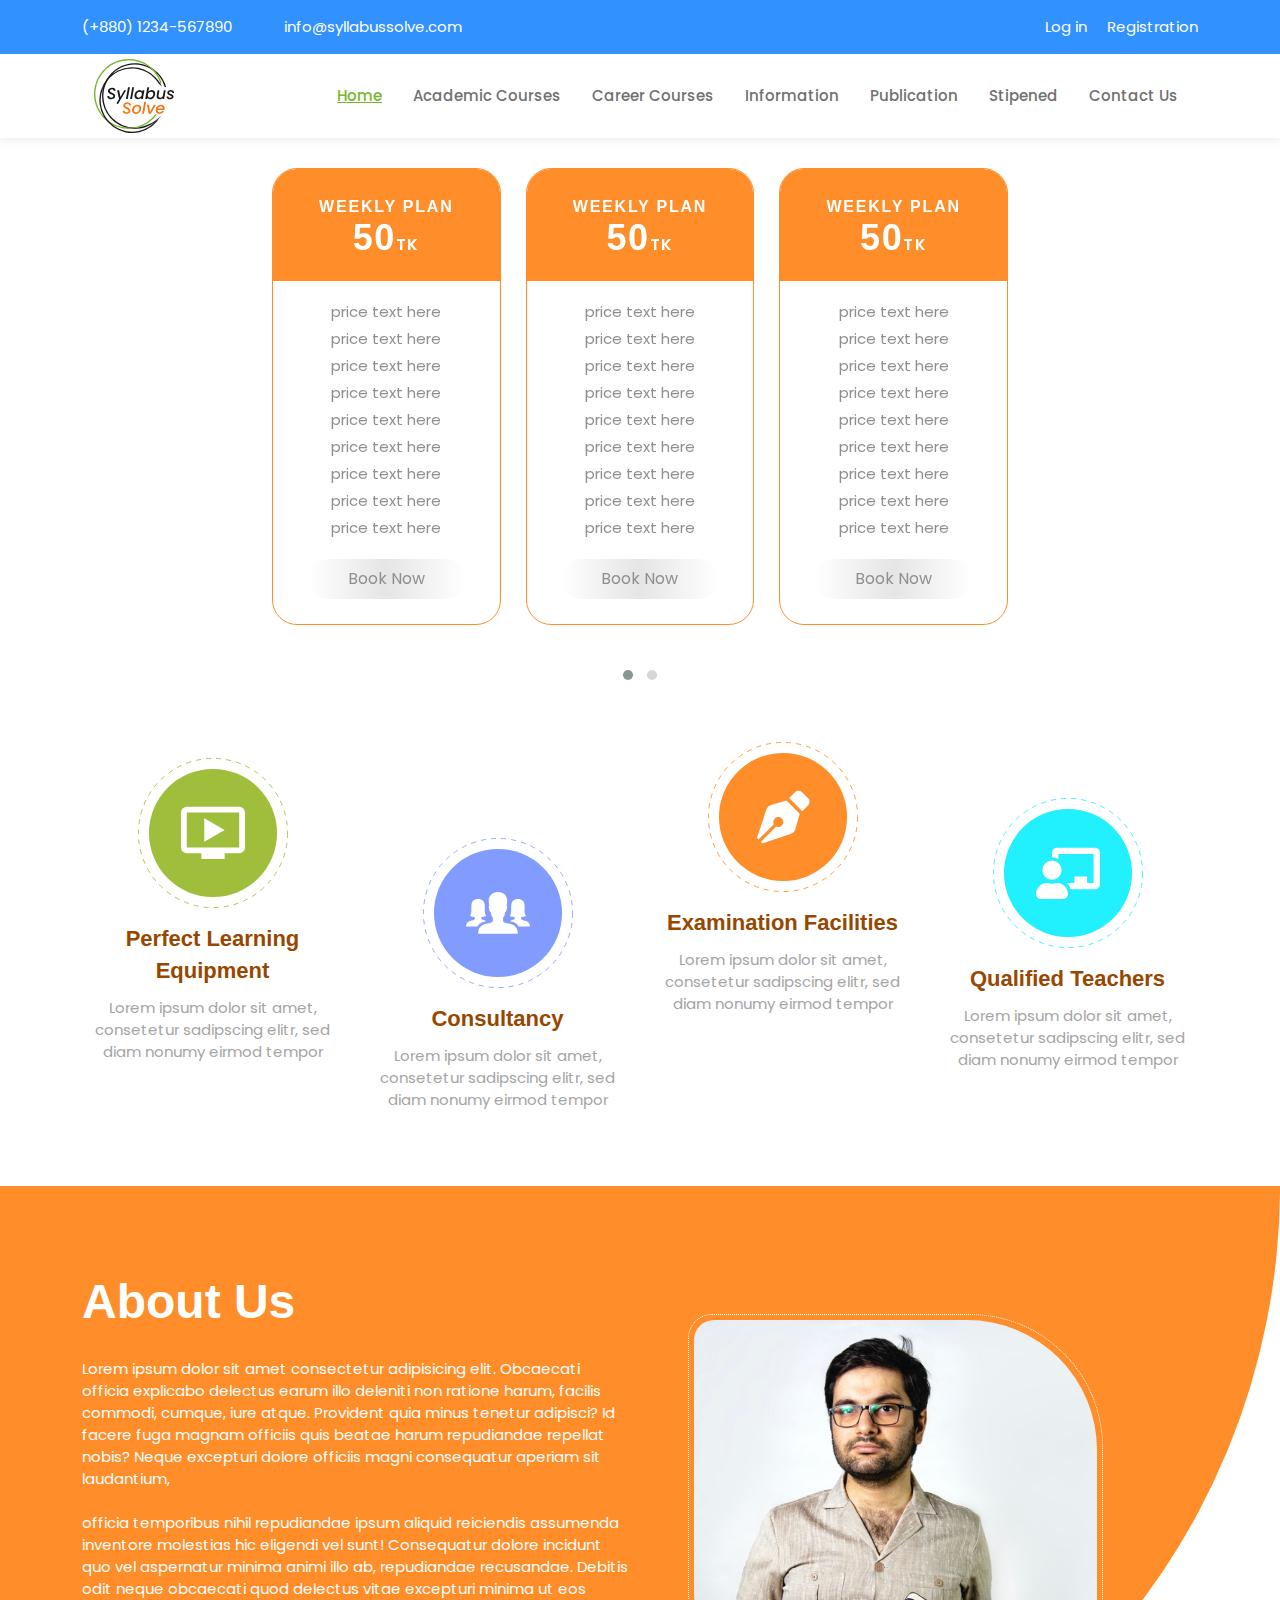
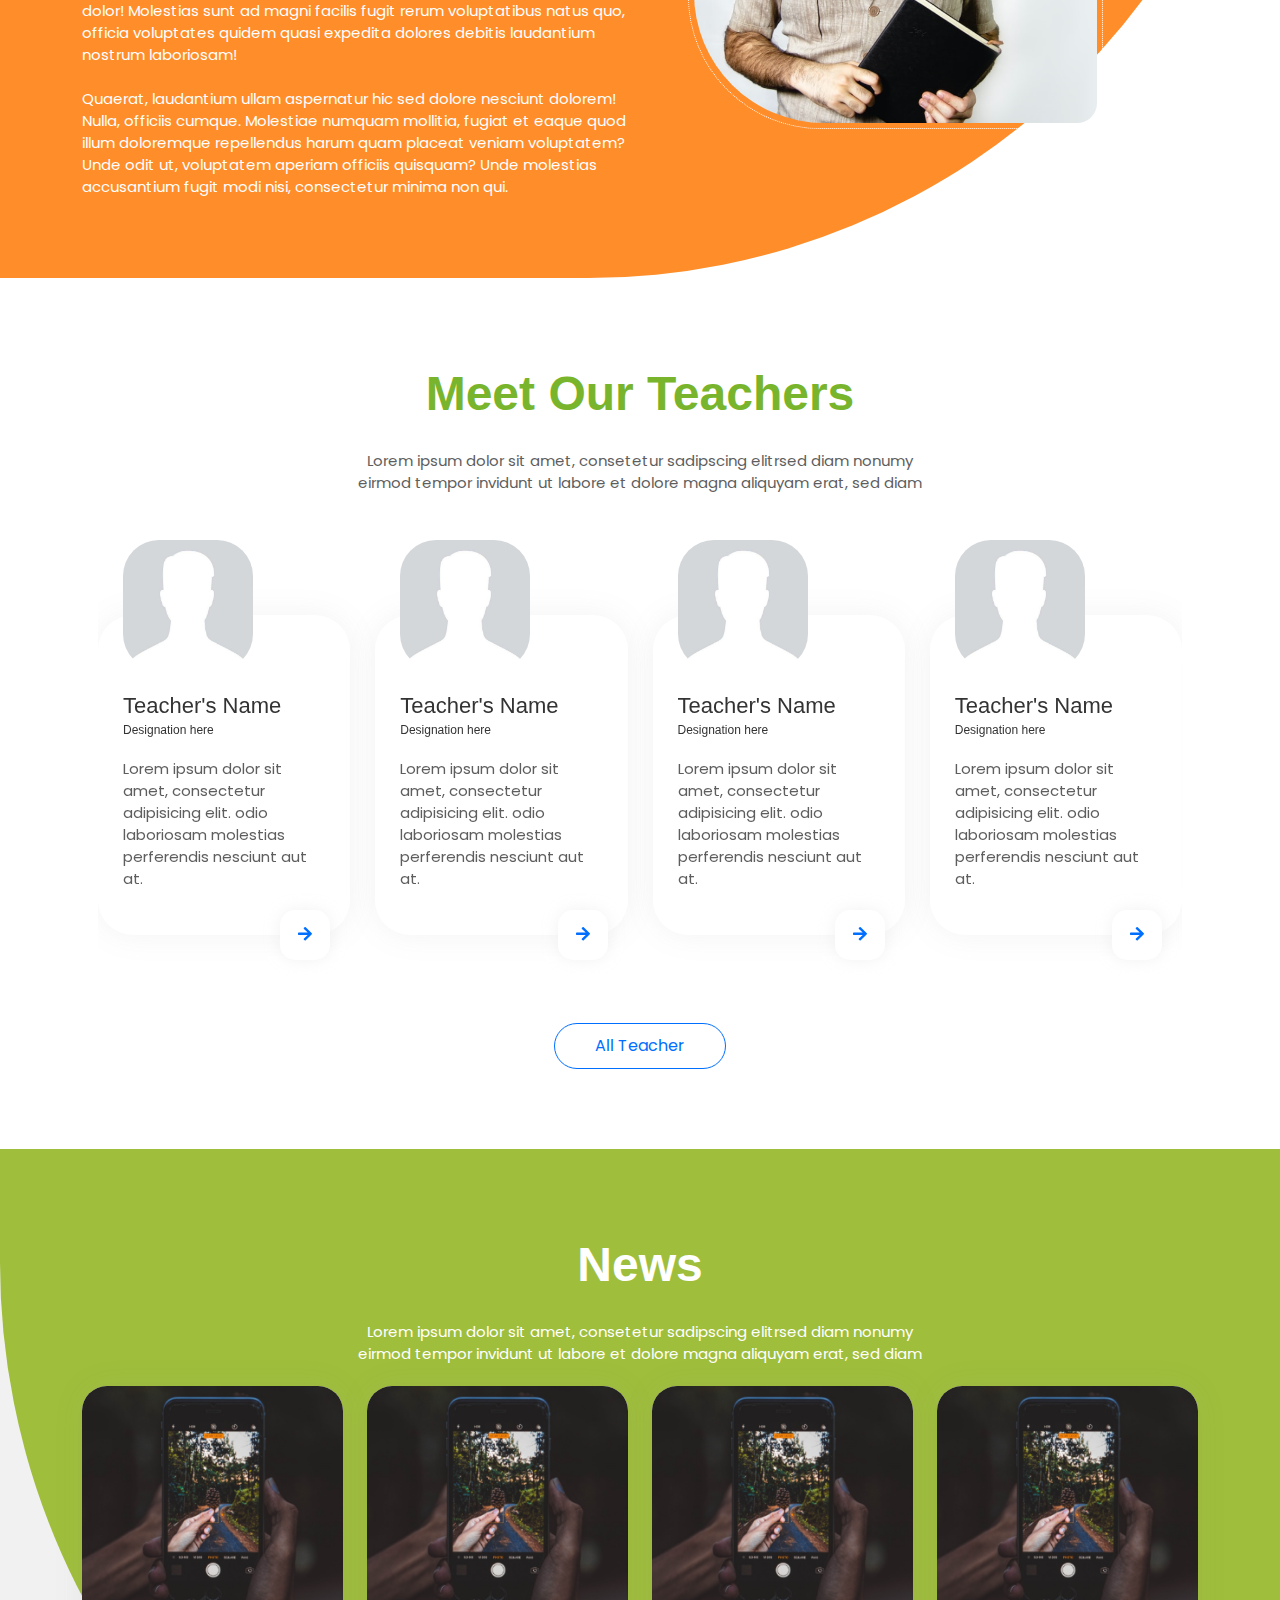
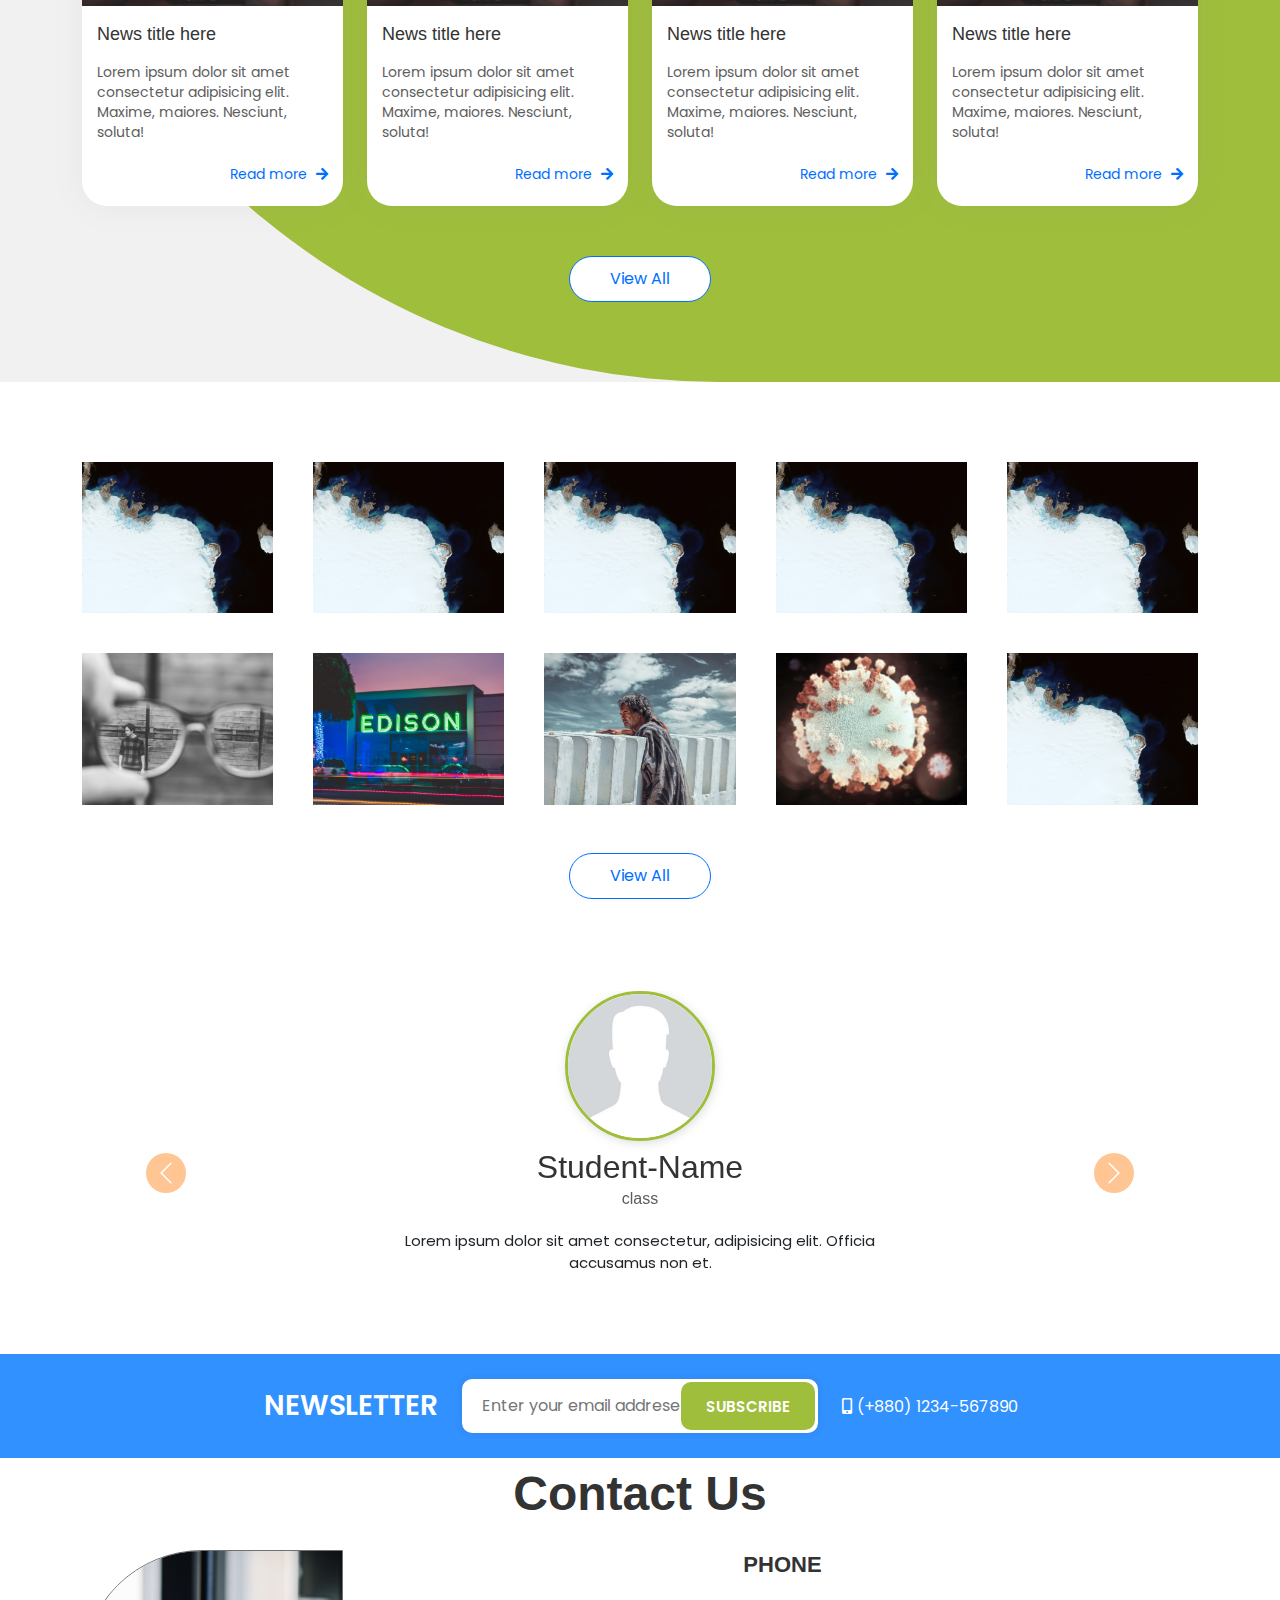
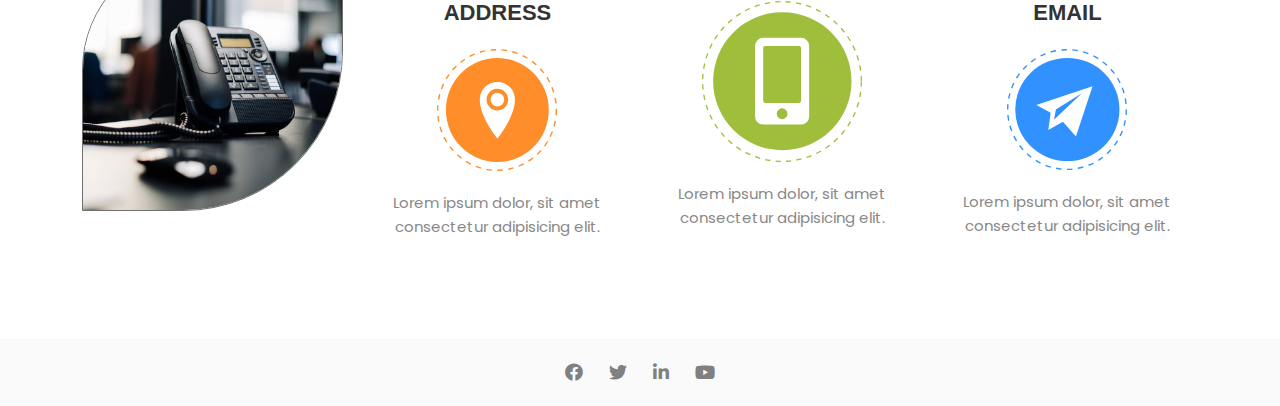
<file: index.html>
<!DOCTYPE html>
<html lang="en">

<head>
    <meta charset="UTF-8">
    <meta name="viewport" content="width=device-width, initial-scale=1.0">
    <title>Syllabus Solve</title>
    <!-- Google Fonts: "Poppins" -->
    <link rel="preconnect" href="https://fonts.gstatic.com">
    <link
        href="https://fonts.googleapis.com/css2?family=Poppins:ital,wght@0,100;0,200;0,300;0,400;0,500;0,600;0,700;0,800;0,900;1,100;1,200;1,300;1,400;1,500;1,600;1,700;1,800;1,900&display=swap"
        rel="stylesheet">
    <!-- Bootstrap v5.0.0-beta1 CSS -->
    <link rel="stylesheet" href="css/bootstrap.min.css">
    <!-- UIkit 3.6.9 CSS -->
    <link rel="stylesheet" href="css/uikit.min.css">
    <script src="js/uikit.min.js"></script>
    <!-- Font Awesome Free 5.15.1 CSS -->
    <link rel="stylesheet" href="css/fontawesome.min.css">
    <!-- Owl Carousel v2.3.4 CSS -->
    <link rel="stylesheet" href="css/owl.carousel.min.css">
    <link rel="stylesheet" href="css/owl.theme.default.min.css">
    <!-- Theme CSS -->
    <link rel="stylesheet" href="css/style.css">
    <link rel="stylesheet" href="css/responseve.css">
</head>

<body>
    <header>
        <div class="top-header">
            <div class="container">
                <div class="row">
                    <div class="col-md-6 col-sm-7">
                        <div class="contact-top">
                            <ul>
                                <li><a href="tel:(+880) 1234-567890">(+880) 1234-567890</a></li>
                                <li class="ms-md-5 ms-3"><a
                                        href="mailto:info@syllabussolve.com">info@syllabussolve.com</a></li>
                            </ul>
                        </div>
                    </div>
                    <div class="col-md-6 col-sm-5">
                        <div class="account-nav">
                            <ul>
                                <li><a href="sign-in.html">Log in</a></li>
                                <li class="ms-3"><a href="sign-up.html">Registration</a></li>
                            </ul>
                        </div>
                    </div>
                </div>
            </div>

        </div>
        <div class="main-header">
            <div class="container">
                <nav class="navbar navbar-expand-lg">
                    <div class="container-fluid">
                        <a class="navbar-brand" href="index.html"><img src="images/site-logo.svg" alt=""></a>
                        <div class="nav-toogler">
                            <button class="nav-link search-icon navbar-toggler"><i class="fas fa-search"></i></button>
                            <div class="search-form" uk-dropdown="mode: click">
                                <form action="#">
                                    <input type="search" placeholder="Search here..." required><button type="submit"
                                        role="button"><i class="fa fa-search"></i></button>
                                </form>
                            </div><button class="navbar-toggler ms-2" type="button" data-bs-toggle="collapse"
                                data-bs-target="#navbarNav" aria-controls="navbarNav" aria-expanded="false"
                                aria-label="Toggle navigation"><i class="fas fa-bars"></i></button>
                        </div>
                        <div class="collapse navbar-collapse" id="navbarNav">
                            <ul class="navbar-nav ms-auto">
                                <li class="nav-item">
                                    <a class="nav-link active" aria-current="page" href="#">Home</a>
                                </li>
                                <li class="nav-item">
                                    <a class="nav-link" href="#">academic courses</a>
                                    <div class="drop-menu" uk-drop="pos: bottom-center">
                                        <ul>
                                            <li><a href="#">Degree/Hon's</a></li>
                                            <li><a href="#">HSC</a></li>
                                            <li><a href="#">SSC</a></li>
                                            <li><a href="#">JSC</a></li>
                                            <li><a href="#">VII</a></li>
                                            <li><a href="#">VI</a></li>
                                            <li><a href="#">PEC</a></li>
                                            <li><a href="#">IV</a></li>
                                            <li><a href="#">III</a></li>
                                            <li><a href="#">Kids</a></li>
                                            <li><a href="#">Cadet Admission</a></li>
                                        </ul>
                                    </div>
                                </li>
                                <li class="nav-item">
                                    <a class="nav-link" href="#">career courses</a>
                                    <div class="drop-menu" uk-drop="pos: bottom-center">
                                        <ul>
                                            <li><a href="#">Basic to Advanced English </a></li>
                                            <li><a href="#">Grammar Course</a></li>
                                            <li><a href="#">University Admission English</a></li>
                                            <li><a href="#">Medical and Dental Admission English</a></li>
                                            <li><a href="#">BCS Job English</a></li>
                                            <li><a href="#">Bank Job English</a></li>
                                            <li><a href="#">NTRCA Job English</a></li>
                                            <li><a href="#">PSC Ministerial Job English</a></li>
                                            <li><a href="#">Primary Job English</a></li>
                                            <li><a href="#">Nursing Recruitment English</a></li>
                                            <li><a href="#">Bar Council Recruitment English</a></li>
                                            <li><a href="#">Technical Job English</a></li>
                                            <li><a href="#">Practice Spoken Method</a></li>
                                            <li><a href="#">Practice Written Method</a></li>
                                            <li><a href="#">Practice Reading Method</a></li>
                                            <li><a href="#">Practice Listening Method</a></li>
                                            <li><a href="#">IELTS Full Course</a></li>
                                        </ul>
                                    </div>
                                </li>
                                <li class="nav-item">
                                    <a class="nav-link" href="#">information</a>
                                    <div class="drop-menu" uk-drop="pos: bottom-center">
                                        <ul>
                                            <li><a href="#">Course Information</a></li>
                                            <li><a href="#">Admission Information</a></li>
                                            <li><a href="#">Class Routine</a></li>
                                            <li><a href="#">Exam Routine</a></li>
                                            <li><a href="#">Pay Tuition Information</a></li>
                                        </ul>
                                    </div>
                                </li>
                                <li class="nav-item">
                                    <a class="nav-link" href="#">publication</a>
                                    <div class="drop-menu" uk-drop="pos: bottom-center">
                                        <ul>
                                            <li><a href="#">English Books</a></li>
                                            <li><a href="#">Islamic Books</a></li>
                                            <li><a href="#">Other Books</a></li>
                                            <li><a href="#">Education Materials</a></li>
                                            <li><a href="#">Gift Materials</a></li>
                                        </ul>
                                    </div>
                                </li>
                                <li class="nav-item">
                                    <a class="nav-link" href="#">stipened</a>
                                    <div class="drop-menu" uk-drop="pos: bottom-center">
                                        <ul>
                                            <li><a href="#">Stipend Information</a></li>
                                            <li><a href="#">Apply for stipend</a></li>
                                            <li><a href="#">Stipend Result</a></li>
                                        </ul>
                                    </div>
                                </li>
                                <li class="nav-item">
                                    <a class="nav-link" href="#">contact us</a>
                                </li>
                                <li class="nav-item d-sm-none">
                                    <button class="nav-link search-icon"><i class="fas fa-search"></i></button>
                                    <div class="search-form" uk-dropdown="mode: click">
                                        <form action="#">
                                            <input type="search" placeholder="Search here..." required>
                                            <button type="submit" role="button"><i class="fa fa-search"></i></button>
                                        </form>
                                    </div>
                                </li>
                            </ul>
                        </div>
                    </div>
                </nav>
            </div>
        </div>

    </header>

    <!-- priceing section start from here -->
    <section class="price-sec">
        <div class="container">
            <div class="row">
                <div class="col-md-8 offset-md-2 col-sm-12">
                    <div class="price-carousel">
                        <div class="owl-carousel prices-carousel owl-theme">
                            <div class="item">
                                <div class="price-table">
                                    <div class="p-table-header">
                                        <h3>Weekly Plan</h3>
                                        <h2>50<small>TK</small></h2>
                                    </div>
                                    <div class="p-table-body">
                                        <ul>
                                            <li>price text here</li>
                                            <li>price text here</li>
                                            <li>price text here</li>
                                            <li>price text here</li>
                                            <li>price text here</li>
                                            <li>price text here</li>
                                            <li>price text here</li>
                                            <li>price text here</li>
                                            <li>price text here</li>
                                        </ul>
                                    </div>
                                    <div class="p-table-footer">
                                        <button type="button">Book Now</button>
                                    </div>
                                </div>
                            </div>
                            <div class="item">
                                <div class="price-table">
                                    <div class="p-table-header">
                                        <h3>Weekly Plan</h3>
                                        <h2>50<small>TK</small></h2>
                                    </div>
                                    <div class="p-table-body">
                                        <ul>
                                            <li>price text here</li>
                                            <li>price text here</li>
                                            <li>price text here</li>
                                            <li>price text here</li>
                                            <li>price text here</li>
                                            <li>price text here</li>
                                            <li>price text here</li>
                                            <li>price text here</li>
                                            <li>price text here</li>
                                        </ul>
                                    </div>
                                    <div class="p-table-footer">
                                        <button type="button">Book Now</button>
                                    </div>
                                </div>
                            </div>
                            <div class="item">
                                <div class="price-table">
                                    <div class="p-table-header">
                                        <h3>Weekly Plan</h3>
                                        <h2>50<small>TK</small></h2>
                                    </div>
                                    <div class="p-table-body">
                                        <ul>
                                            <li>price text here</li>
                                            <li>price text here</li>
                                            <li>price text here</li>
                                            <li>price text here</li>
                                            <li>price text here</li>
                                            <li>price text here</li>
                                            <li>price text here</li>
                                            <li>price text here</li>
                                            <li>price text here</li>
                                        </ul>
                                    </div>
                                    <div class="p-table-footer">
                                        <button type="button">Book Now</button>
                                    </div>
                                </div>
                            </div>
                            <div class="item">
                                <div class="price-table">
                                    <div class="p-table-header">
                                        <h3>Weekly Plan</h3>
                                        <h2>50<small>TK</small></h2>
                                    </div>
                                    <div class="p-table-body">
                                        <ul>
                                            <li>price text here</li>
                                            <li>price text here</li>
                                            <li>price text here</li>
                                            <li>price text here</li>
                                            <li>price text here</li>
                                            <li>price text here</li>
                                            <li>price text here</li>
                                            <li>price text here</li>
                                            <li>price text here</li>
                                        </ul>
                                    </div>
                                    <div class="p-table-footer">
                                        <button type="button">Book Now</button>
                                    </div>
                                </div>
                            </div>
                            <div class="item">
                                <div class="price-table">
                                    <div class="p-table-header">
                                        <h3>Weekly Plan</h3>
                                        <h2>50<small>TK</small></h2>
                                    </div>
                                    <div class="p-table-body">
                                        <ul>
                                            <li>price text here</li>
                                            <li>price text here</li>
                                            <li>price text here</li>
                                            <li>price text here</li>
                                            <li>price text here</li>
                                            <li>price text here</li>
                                            <li>price text here</li>
                                            <li>price text here</li>
                                            <li>price text here</li>
                                        </ul>
                                    </div>
                                    <div class="p-table-footer">
                                        <button type="button">Book Now</button>
                                    </div>
                                </div>
                            </div>
                        </div>
                    </div>
                </div>
            </div>
        </div>
    </section>
    <!-- priceing section end here -->

    <section class="featured-sec">
        <div class="container">
            <div class="row">
                <div class="col-md-3 col-sm-6">
                    <div class="featured-item pt-3">
                        <img src="images/video.svg" alt="">
                        <h3>Perfect learning equipment</h3>
                        <p>Lorem ipsum dolor sit amet, consetetur sadipscing elitr, sed diam nonumy eirmod tempor</p>
                    </div>
                </div>
                <div class="col-md-3 col-sm-6 pt-5 mt-5">
                    <div class="featured-item">
                        <img src="images/group.svg" alt="">
                        <h3>Consultancy</h3>
                        <p>Lorem ipsum dolor sit amet, consetetur sadipscing elitr, sed diam nonumy eirmod tempor</p>
                    </div>
                </div>
                <div class="col-md-3 col-sm-6">
                    <div class="featured-item">
                        <img src="images/pen.svg" alt="">
                        <h3>Examination Facilities</h3>
                        <p>Lorem ipsum dolor sit amet, consetetur sadipscing elitr, sed diam nonumy eirmod tempor</p>
                    </div>
                </div>
                <div class="col-md-3 col-sm-6 pt-5 mt-2">
                    <div class="featured-item">
                        <img src="images/class.svg" alt="">
                        <h3>Qualified Teachers</h3>
                        <p>Lorem ipsum dolor sit amet, consetetur sadipscing elitr, sed diam nonumy eirmod tempor</p>
                    </div>
                </div>
            </div>
        </div>
    </section>

    <!-- about section start from here -->
    <section class="about-sec">
        <div class="container">
            <div class="row">
                <div class="col-md-6 col-sm-12">
                    <div class="sec-title">
                        <h2>About Us</h2>
                    </div>
                    <div class="about-content">
                        <p>Lorem ipsum dolor sit amet consectetur adipisicing elit. Obcaecati officia explicabo delectus
                            earum illo deleniti non ratione harum, facilis commodi, cumque, iure atque. Provident quia
                            minus tenetur adipisci? Id facere fuga magnam officiis quis beatae harum repudiandae
                            repellat nobis? Neque excepturi dolore officiis magni consequatur aperiam sit laudantium,
                            <br>
                            <br>
                            officia temporibus nihil repudiandae ipsum aliquid reiciendis assumenda inventore molestias
                            hic eligendi vel sunt! Consequatur dolore incidunt quo vel aspernatur minima animi illo ab,
                            repudiandae recusandae. Debitis odit neque obcaecati quod delectus vitae excepturi minima ut
                            eos dolor! Molestias sunt ad magni facilis fugit rerum voluptatibus natus quo, officia
                            voluptates quidem quasi expedita dolores debitis laudantium nostrum laboriosam!
                            <br>
                            <br>
                            Quaerat,
                            laudantium ullam aspernatur hic sed dolore nesciunt dolorem! Nulla, officiis cumque.
                            Molestiae numquam mollitia, fugiat et eaque quod illum doloremque repellendus harum quam
                            placeat veniam voluptatem? Unde odit ut, voluptatem aperiam officiis quisquam? Unde
                            molestias accusantium fugit modi nisi, consectetur minima non qui.</p>
                    </div>
                </div>
                <div class="col-md-5 col-sm-12 ps-5">
                    <div class="about-img mt-5">
                        <img src="images/Rectangle 10.png" alt="">
                    </div>
                </div>
            </div>
        </div>
    </section>
    <!-- about section end here -->

    <!-- teacher section start from here -->
    <section class="teacher-sec">
        <div class="container">
            <div class="sec-title text-center">
                <h2 style="color: #78B52D; text-align: center;">Meet Our Teachers</h2>
                <p>Lorem ipsum dolor sit amet, consetetur sadipscing elitrsed diam nonumy<br> eirmod tempor
                    invidunt ut labore et dolore magna aliquyam erat, sed diam</p>
            </div>
            <div class="teacher-slider">
                <div class="teacher-carousel owl-carousel owl-theme px-3" style="overflow: hidden;">
                    <div class="item">
                        <div class="teacher-card">
                            <img src="images/user.png" alt="">
                            <div class="teacher-desk">
                                <h3>Teacher's Name</h3>
                                <h4>Designation here</h4>
                                <p>Lorem ipsum dolor sit amet, consectetur adipisicing elit. odio laboriosam molestias
                                    perferendis nesciunt aut at.</p>
                                <a href="#"><i class="fas fa-arrow-right"></i></a>
                            </div>
                        </div>
                    </div>
                </div>
            </div>
            <div class="text-center mt-5">
                <a href="#" class="btn-more">All Teacher</a>
            </div>
        </div>
    </section>
    <!-- teacher section end here -->


    <!-- news and blogs section start from here -->
    <section class="news-sec">
        <div class="container">
            <div class="sec-title text-center">
                <h2 style="text-align: center;">news</h2>
                <p style="color: #fff;">Lorem ipsum dolor sit amet, consetetur sadipscing elitrsed diam nonumy<br>
                    eirmod tempor
                    invidunt ut labore et dolore magna aliquyam erat, sed diam</p>
            </div>
            <div class="row">
                <div class="col-md-3">
                    <div class="news-card">
                        <div class="news-card-tn"></div>
                        <h3>News title here</h3>
                        <p>Lorem ipsum dolor sit amet consectetur adipisicing elit. Maxime, maiores. Nesciunt, soluta!
                        </p>
                        <a href="#">Read more <i class="fas fa-arrow-right"></i></a>
                    </div>
                </div>
                <div class="col-md-3">
                    <div class="news-card">
                        <div class="news-card-tn"></div>
                        <h3>News title here</h3>
                        <p>Lorem ipsum dolor sit amet consectetur adipisicing elit. Maxime, maiores. Nesciunt, soluta!
                        </p>
                        <a href="#">Read more <i class="fas fa-arrow-right"></i></a>
                    </div>
                </div>
                <div class="col-md-3">
                    <div class="news-card">
                        <div class="news-card-tn"></div>
                        <h3>News title here</h3>
                        <p>Lorem ipsum dolor sit amet consectetur adipisicing elit. Maxime, maiores. Nesciunt, soluta!
                        </p>
                        <a href="#">Read more <i class="fas fa-arrow-right"></i></a>
                    </div>
                </div>
                <div class="col-md-3">
                    <div class="news-card">
                        <div class="news-card-tn"></div>
                        <h3>News title here</h3>
                        <p>Lorem ipsum dolor sit amet consectetur adipisicing elit. Maxime, maiores. Nesciunt, soluta!
                        </p>
                        <a href="#">Read more <i class="fas fa-arrow-right"></i></a>
                    </div>
                </div>
            </div>
            <div class="text-center">
                <a href="#" class="btn-more">View All</a>
            </div>
        </div>
    </section>
    <!-- news and blogs section end here -->

    <!-- Gallery section start from here -->
    <section class="gallery-sec">
        <div class="container">
            <div class="uk-child-width-1-5@m uk-child-width-1-2@s" uk-grid uk-lightbox="animation: slide">
                <div>
                    <a href="images/Rectangle 35.png" data-caption="Caption Here"><img src="images/Rectangle 35.png"
                            alt=""></a>
                </div>
                <div>
                    <a href="images/Rectangle 35.png" data-caption="Caption Here"><img src="images/Rectangle 35.png"
                            alt=""></a>
                </div>
                <div>
                    <a href="images/Rectangle 35.png" data-caption="Caption Here"><img src="images/Rectangle 35.png"
                            alt=""></a>
                </div>
                <div>
                    <a href="images/Rectangle 35.png" data-caption="Caption Here"><img src="images/Rectangle 35.png"
                            alt=""></a>
                </div>
                <div>
                    <a href="images/Rectangle 35.png" data-caption="Caption Here"><img src="images/Rectangle 35.png"
                            alt=""></a>
                </div>
                <div>
                    <a href="images/Rectangle 30.png" data-caption="Caption Here"><img src="images/Rectangle 30.png"
                            alt=""></a>
                </div>
                <div>
                    <a href="images/Rectangle 35.png" data-caption="Caption Here"><img src="images/Rectangle 31.png"
                            alt=""></a>
                </div>
                <div>
                    <a href="images/Rectangle 35.png" data-caption="Caption Here"><img src="images/Rectangle 32.png"
                            alt=""></a>
                </div>
                <div>
                    <a href="images/Rectangle 32.png" data-caption="Caption Here"><img src="images/Rectangle 33.png"
                            alt=""></a>
                </div>
                <div>
                    <a href="images/Rectangle 36.png" data-caption="Caption Here"><img src="images/Rectangle 35.png"
                            alt=""></a>
                </div>
            </div>
            <div class="text-center pt-5">
                <a href="#" class="btn-more">View All</a>
            </div>
        </div>
    </section>
    <!-- Gallery section end here -->

    <!-- ************************************************************** -->
    <!-- ************************************************************** -->

    <section class="opinion">
        <div class="container">
            <div class="sec-title">
                <h2>Student opinion</h2>
            </div>
            <div id="carouselOpinion" class="carousel slide" data-bs-ride="carousel">
                <ol class="carousel-indicators">
                    <li data-bs-target="#carouselOpinion" data-bs-slide-to="0" class="active"></li>
                    <li data-bs-target="#carouselOpinion" data-bs-slide-to="1"></li>
                    <li data-bs-target="#carouselOpinion" data-bs-slide-to="2"></li>
                </ol>
                <div class="carousel-inner">
                    <div class="carousel-item active">
                        <div class="opinion-item">
                            <img src="images/user.png" alt="">
                            <h3>student-name</h3>
                            <h5>class</h5>
                            <p>Lorem ipsum dolor sit amet consectetur, adipisicing elit. Officia accusamus non et.</p>
                        </div>
                    </div>
                    <div class="carousel-item">
                        <div class="opinion-item">
                            <img src="images/user.png" alt="">
                            <h3>student-name</h3>
                            <h5>class</h5>
                            <p>nsectetur, adipisicing elit. Officia accusamus non et.</p>
                        </div>
                    </div>
                    <div class="carousel-item">
                        <div class="opinion-item">
                            <img src="images/user.png" alt="">
                            <h3>student-name</h3>
                            <h5>class</h5>
                            <p>Lorem ipsum dolor ng elit. Officia accusamus non etng elit. Officia accusamus non et.</p>
                        </div>
                    </div>
                </div>
                <a class="carousel-control-prev" href="#carouselOpinion" role="button" data-bs-slide="prev">
                    <span class="carousel-control-prev-icon" aria-hidden="true"></span>
                    <span class="visually-hidden">Previous</span>
                </a>
                <a class="carousel-control-next" href="#carouselOpinion" role="button" data-bs-slide="next">
                    <span class="carousel-control-next-icon" aria-hidden="true"></span>
                    <span class="visually-hidden">Next</span>
                </a>
            </div>

        </div>

    </section>

    <!-- subscribe section -->

    <section class="subscribe-sec">
        <div class="container">
            <div class="row">
                <div class="col-md-4 text-right">
                    <label for="newsletter">NEWSLETTER</label>
                </div>
                <div class="col-md-4">
                    <div class="subscribe-form">
                        <form action="#">
                            <input id="newsletter" type="email" placeholder="Enter your email addrese">
                            <button type="submit">subscribe</button>
                        </form>
                    </div>
                </div>
                <div class="col-md-4">
                    <div class="mob-num"><a href="tel:(+880) 1234-567890"><i class="fas fa-mobile-alt"></i>(+880)
                            1234-567890</a></div>
                </div>
            </div>

        </div>

    </section>

    <section class="contact-sec">
        <div class="container">
            <div class="sec-title">
                <h2 style="color: #333; text-align: center;">contact us</h2>

            </div>
            <div class="row">
                <div class="col-md-3 col-sm-12">
                    <div class="contact-image">
                        <img src="images/Rectangle 42.png" alt="">
                    </div>
                </div>
                <div class="col-md-9 col-sm-12">
                    <div class="row">
                        <div class="col-md-4">
                            <div class="contact-option pt-5">
                                <h4>ADDRESS</h4>
                                <img src="images/addrese.svg" alt="">
                                <p>Lorem ipsum dolor, sit amet consectetur adipisicing elit.</p>
                            </div>
                        </div>
                        <div class="col-md-4">
                            <div class="contact-option">
                                <h4>PHONE</h4>
                                <img style="width: 160px;" src="images/phone.svg" alt="">
                                <p>Lorem ipsum dolor, sit amet consectetur adipisicing elit.</p>
                            </div>
                        </div>
                        <div class="col-md-4">
                            <div class="contact-option pt-5">
                                <h4>EMAIL</h4>
                                <img src="images/email.svg" alt="">
                                <p>Lorem ipsum dolor, sit amet consectetur adipisicing elit.</p>
                            </div>
                        </div>
                    </div>
                </div>

            </div>
        </div>

    </section>



    <!-- footer section -->
    <footer>
        <div class="container">
            <ul>
                <li><a href="#" target="_blank"><i class="fab fa-facebook"></i></a></li>
                <li><a href="#" target="_blank"><i class="fab fa-twitter"></i></a></li>
                <li><a href="#" target="_blank"><i class="fab fa-linkedin-in"></i></a></li>
                <li><a href="#" target="_blank"><i class="fab fa-youtube"></i></a></li>
            </ul>
        </div>
    </footer>









    <!-- include script files -->
    <script src="js/jquery-3.5.1.min.js"></script>
    <script src="js/bootstrap.min.js"></script>
    <script src="js/owl.carousel.min.js"></script>
    <script src="js/app.js"></script>
</body>

</html>
</file>
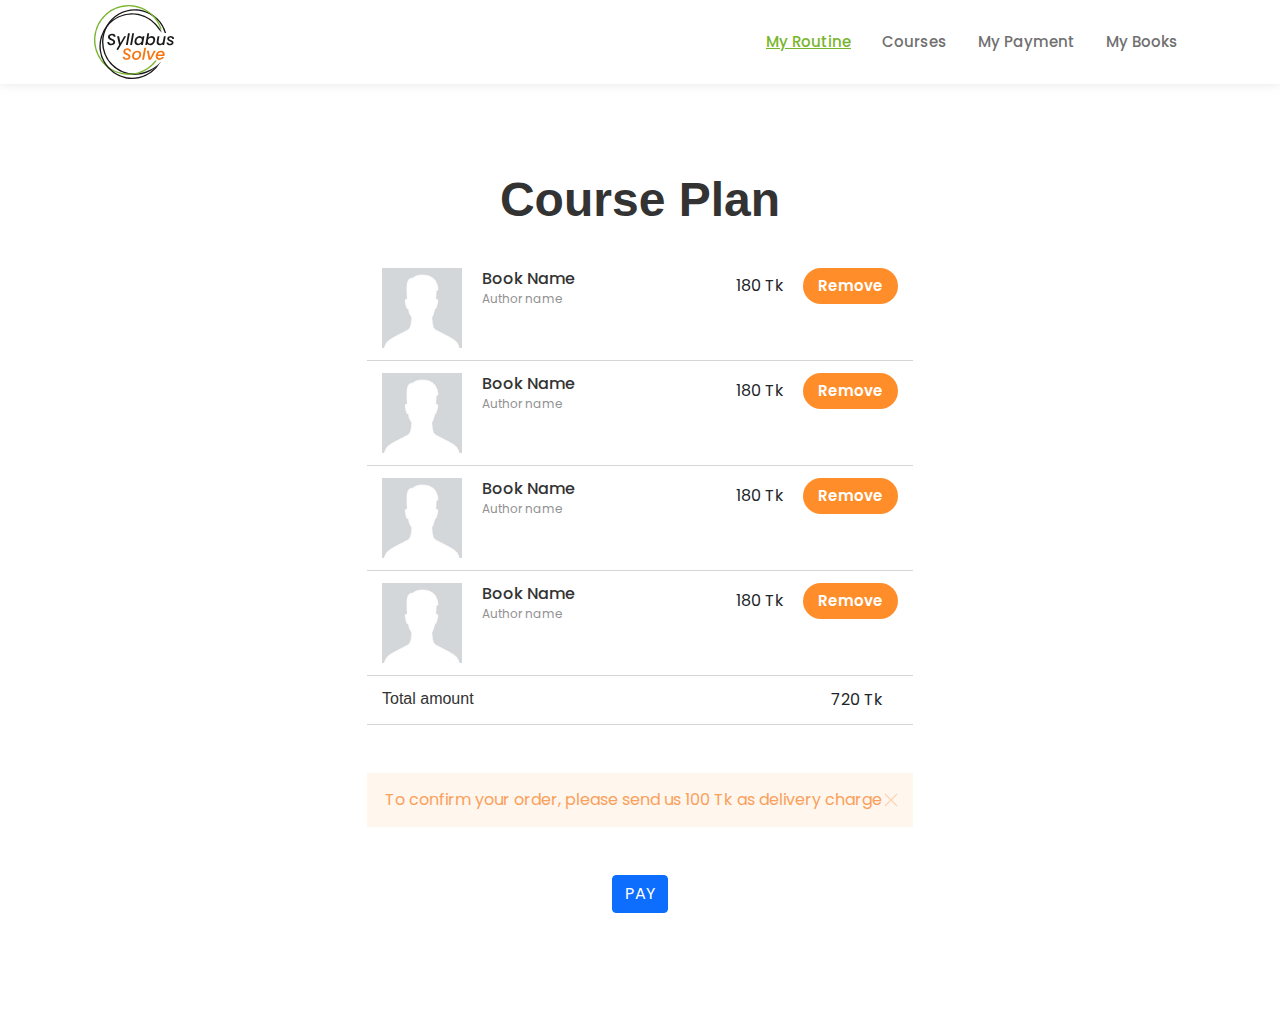
<file: cart.html>
<!DOCTYPE html>
<html lang="en">

<head>
    <meta charset="UTF-8">
    <meta name="viewport" content="width=device-width, initial-scale=1.0">
    <title>Syllabus Solve</title>
    <!-- Google Fonts: "Poppins" -->
    <link rel="preconnect" href="https://fonts.gstatic.com">
    <link
        href="https://fonts.googleapis.com/css2?family=Poppins:ital,wght@0,100;0,200;0,300;0,400;0,500;0,600;0,700;0,800;0,900;1,100;1,200;1,300;1,400;1,500;1,600;1,700;1,800;1,900&display=swap"
        rel="stylesheet">
    <!-- Bootstrap v5.0.0-beta1 CSS -->
    <link rel="stylesheet" href="css/bootstrap.min.css">
    <!-- UIkit 3.6.9 CSS -->
    <link rel="stylesheet" href="css/uikit.min.css">
    <!-- Font Awesome Free 5.15.1 CSS -->
    <link rel="stylesheet" href="css/fontawesome.min.css">
    <!-- Owl Carousel v2.3.4 CSS -->
    <link rel="stylesheet" href="css/owl.carousel.min.css">
    <link rel="stylesheet" href="css/owl.theme.default.min.css">
    <!-- Theme CSS -->
    <link rel="stylesheet" href="css/style.css">
    <link rel="stylesheet" href="css/responseve.css">
</head>

<body>
    <header>
        <div class="main-header">
            <div class="container">
                <nav class="navbar navbar-expand-lg">
                    <div class="container-fluid">
                        <a class="navbar-brand" href="index.html"><img src="images/site-logo.svg" alt=""></a>
                        <button class="navbar-toggler" type="button" data-bs-toggle="collapse"
                            data-bs-target="#navbarNav" aria-controls="navbarNav" aria-expanded="false"
                            aria-label="Toggle navigation"><i class="fas fa-bars"></i></button>
                        <div class="collapse navbar-collapse" id="navbarNav">
                            <ul class="navbar-nav ms-auto">
                                <li class="nav-item">
                                    <a class="nav-link active" href="#">my routine</a>
                                </li>
                                <li class="nav-item">
                                    <a class="nav-link" href="#">courses</a>
                                </li>
                                <li class="nav-item">
                                    <a class="nav-link" href="#">my payment</a>
                                </li>
                                <li class="nav-item">
                                    <a class="nav-link" href="#">my books</a>
                                </li>
                            </ul>
                        </div>
                    </div>
                </nav>
            </div>
        </div>

    </header>



    <section class="cart-sec">
        <div class="container">

            <div class="sec-title">
                <h2 style="color: #333; text-align: center;">course plan</h2>

            </div>
            <div class="row">
                <div class="col-md-6 offset-md-3">
                    <div class="cart-table">
                        <div class="cart-item ">
                            <div class="cart-product-tn">
                                <img src="images/user.png" alt="">
                            </div>
                            <div class="cart-product-title">
                                <h4><a href="#" target="_blank">Book Name</a></h4>
                                <h5><a href="#" target="_blank">Author name</a></h5>
                            </div>
                            <div class="cart-product-price">
                                <p>180 Tk</p>
                                <button type="button">Remove</button>
                            </div>
                        </div>
                        <div class="cart-item ">
                            <div class="cart-product-tn">
                                <img src="images/user.png" alt="">
                            </div>
                            <div class="cart-product-title">
                                <h4><a href="#" target="_blank">Book Name</a></h4>
                                <h5><a href="#" target="_blank">Author name</a></h5>
                            </div>
                            <div class="cart-product-price">
                                <p>180 Tk</p>
                                <button type="button">Remove</button>
                            </div>
                        </div>
                        <div class="cart-item ">
                            <div class="cart-product-tn">
                                <img src="images/user.png" alt="">
                            </div>
                            <div class="cart-product-title">
                                <h4><a href="#" target="_blank">Book Name</a></h4>
                                <h5><a href="#" target="_blank">Author name</a></h5>
                            </div>
                            <div class="cart-product-price">
                                <p>180 Tk</p>
                                <button type="button">Remove</button>
                            </div>
                        </div>
                        <div class="cart-item ">
                            <div class="cart-product-tn">
                                <img src="images/user.png" alt="">
                            </div>
                            <div class="cart-product-title">
                                <h4><a href="#" target="_blank">Book Name</a></h4>
                                <h5><a href="#" target="_blank">Author name</a></h5>
                            </div>
                            <div class="cart-product-price">
                                <p>180 Tk</p>
                                <button type="button">Remove</button>
                            </div>
                        </div>


                        <!-- total amou -->

                        <div class="cart-item ">
                            <div class="cart-product-title">
                                <h4>Total amount</h4>
                            </div>
                            <div class="cart-product-price">
                                <p>720 Tk</p>
                            </div>
                        </div>
                        <div class="uk-alert-warning mt-5" uk-alert>
                            <a class="uk-alert-close" uk-close></a>
                            <p class="text-center">To confirm your order, please send us 100 Tk as delivery charge</p>
                        </div>

                        <div class="text-center my-5">
                            <button type="button" class="btn btn-primary">PAY</button>
                        </div>

                    </div>
                </div>
            </div>


        </div>

        </div>

    </section>
















    <!-- include script files -->
    <script src="js/jquery-3.5.1.min.js"></script>
    <script src="js/bootstrap.min.js"></script>
    <script src="js/uikit.min.js"></script>
    <script src="js/owl.carousel.min.js"></script>
    <script src="js/app.js"></script>
</body>

</html>
</file>
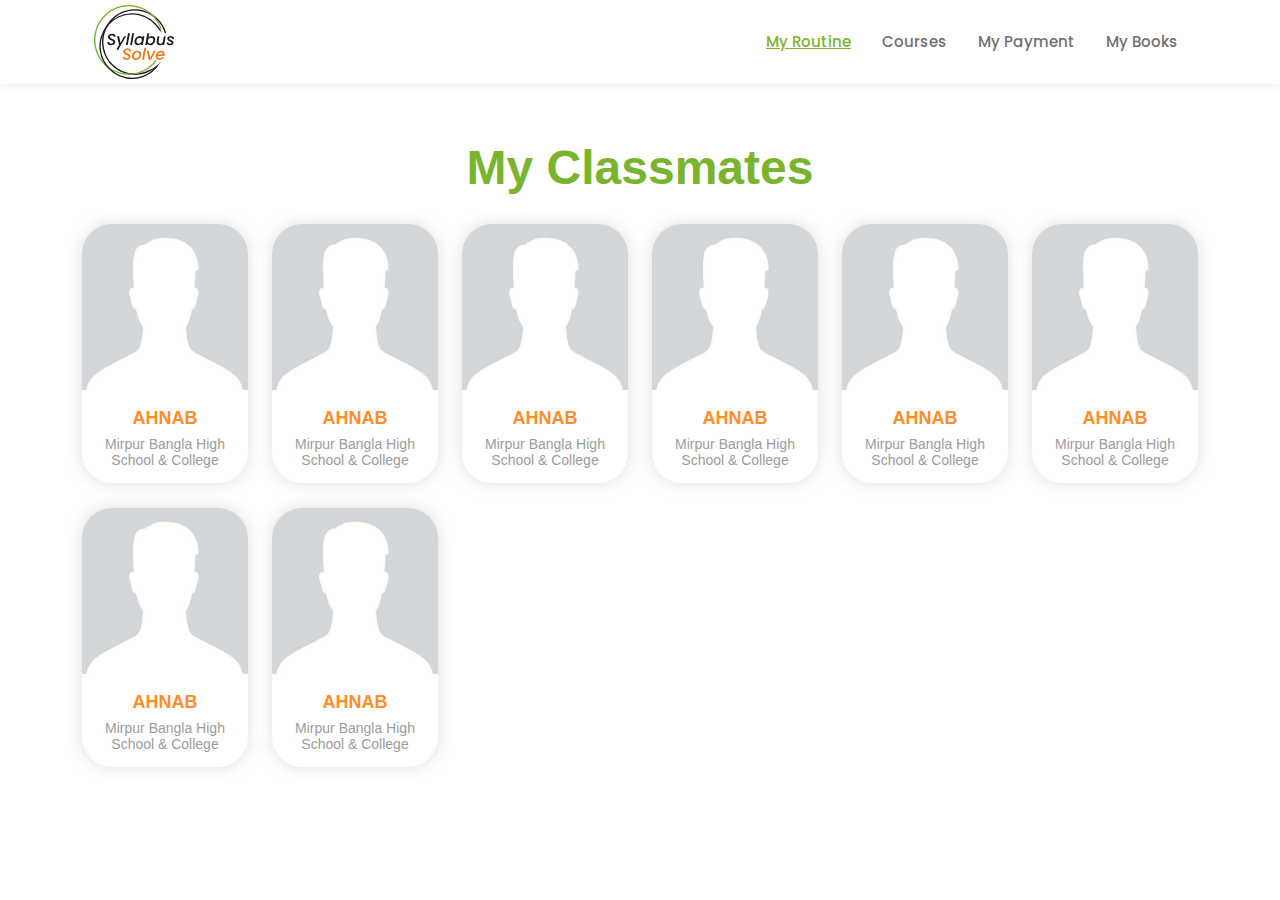
<file: classmate.html>
<!DOCTYPE html>
<html lang="en">

<head>
    <meta charset="UTF-8">
    <meta name="viewport" content="width=device-width, initial-scale=1.0">
    <title>Syllabus Solve</title>
    <!-- Google Fonts: "Poppins" -->
    <link rel="preconnect" href="https://fonts.gstatic.com">
    <link
        href="https://fonts.googleapis.com/css2?family=Poppins:ital,wght@0,100;0,200;0,300;0,400;0,500;0,600;0,700;0,800;0,900;1,100;1,200;1,300;1,400;1,500;1,600;1,700;1,800;1,900&display=swap"
        rel="stylesheet">
    <!-- Bootstrap v5.0.0-beta1 CSS -->
    <link rel="stylesheet" href="css/bootstrap.min.css">
    <!-- UIkit 3.6.9 CSS -->
    <link rel="stylesheet" href="css/uikit.min.css">
    <!-- Font Awesome Free 5.15.1 CSS -->
    <link rel="stylesheet" href="css/fontawesome.min.css">
    <!-- Owl Carousel v2.3.4 CSS -->
    <link rel="stylesheet" href="css/owl.carousel.min.css">
    <link rel="stylesheet" href="css/owl.theme.default.min.css">
    <!-- Theme CSS -->
    <link rel="stylesheet" href="css/style.css">
    <link rel="stylesheet" href="css/responseve.css">
</head>

<body>
    <header>
        <div class="main-header">
            <div class="container">
                <nav class="navbar navbar-expand-lg">
                    <div class="container-fluid">
                        <a class="navbar-brand" href="index.html"><img src="images/site-logo.svg" alt=""></a>
                        <button class="navbar-toggler" type="button" data-bs-toggle="collapse"
                            data-bs-target="#navbarNav" aria-controls="navbarNav" aria-expanded="false"
                            aria-label="Toggle navigation"><i class="fas fa-bars"></i></button>
                        <div class="collapse navbar-collapse" id="navbarNav">
                            <ul class="navbar-nav ms-auto">
                                <li class="nav-item">
                                    <a class="nav-link active" href="#">my routine</a>
                                </li>
                                <li class="nav-item">
                                    <a class="nav-link" href="#">courses</a>
                                </li>
                                <li class="nav-item">
                                    <a class="nav-link" href="#">my payment</a>
                                </li>
                                <li class="nav-item">
                                    <a class="nav-link" href="#">my books</a>
                                </li>
                            </ul>
                        </div>
                    </div>
                </nav>
            </div>
        </div>

    </header>


    <section class="classmate-sec pt-5">
       <div class="sec-title">
        <h2 style="color: #78B52D; text-align: center;">my classmates</h2>
       </div>
       <div class="container">
           <div class="row">
               <div class="col-md-2">
                   <div class="student-card">
                       <img src="images/user.png" alt="">
                       <h3>AHNAB</h3>
                       <h4>Mirpur Bangla High School & College</h4>
                   </div>
               </div>
               <div class="col-md-2">
                   <div class="student-card">
                       <img src="images/user.png" alt="">
                       <h3>AHNAB</h3>
                       <h4>Mirpur Bangla High School & College</h4>
                   </div>
               </div>
               <div class="col-md-2">
                   <div class="student-card">
                       <img src="images/user.png" alt="">
                       <h3>AHNAB</h3>
                       <h4>Mirpur Bangla High School & College</h4>
                   </div>
               </div>
               <div class="col-md-2">
                   <div class="student-card">
                       <img src="images/user.png" alt="">
                       <h3>AHNAB</h3>
                       <h4>Mirpur Bangla High School & College</h4>
                   </div>
               </div>
               <div class="col-md-2">
                   <div class="student-card">
                       <img src="images/user.png" alt="">
                       <h3>AHNAB</h3>
                       <h4>Mirpur Bangla High School & College</h4>
                   </div>
               </div>
               <div class="col-md-2">
                   <div class="student-card">
                       <img src="images/user.png" alt="">
                       <h3>AHNAB</h3>
                       <h4>Mirpur Bangla High School & College</h4>
                   </div>
               </div>
               <div class="col-md-2">
                   <div class="student-card">
                       <img src="images/user.png" alt="">
                       <h3>AHNAB</h3>
                       <h4>Mirpur Bangla High School & College</h4>
                   </div>
               </div>
               <div class="col-md-2">
                   <div class="student-card">
                       <img src="images/user.png" alt="">
                       <h3>AHNAB</h3>
                       <h4>Mirpur Bangla High School & College</h4>
                   </div>
               </div>
           </div>
       </div>
    </section>



    <!-- include script files -->
    <script src="js/jquery-3.5.1.min.js"></script>
    <script src="js/bootstrap.min.js"></script>
    <script src="js/uikit.min.js"></script>
    <script src="js/owl.carousel.min.js"></script>
    <script src="js/app.js"></script>
</body>

</html>
</file>
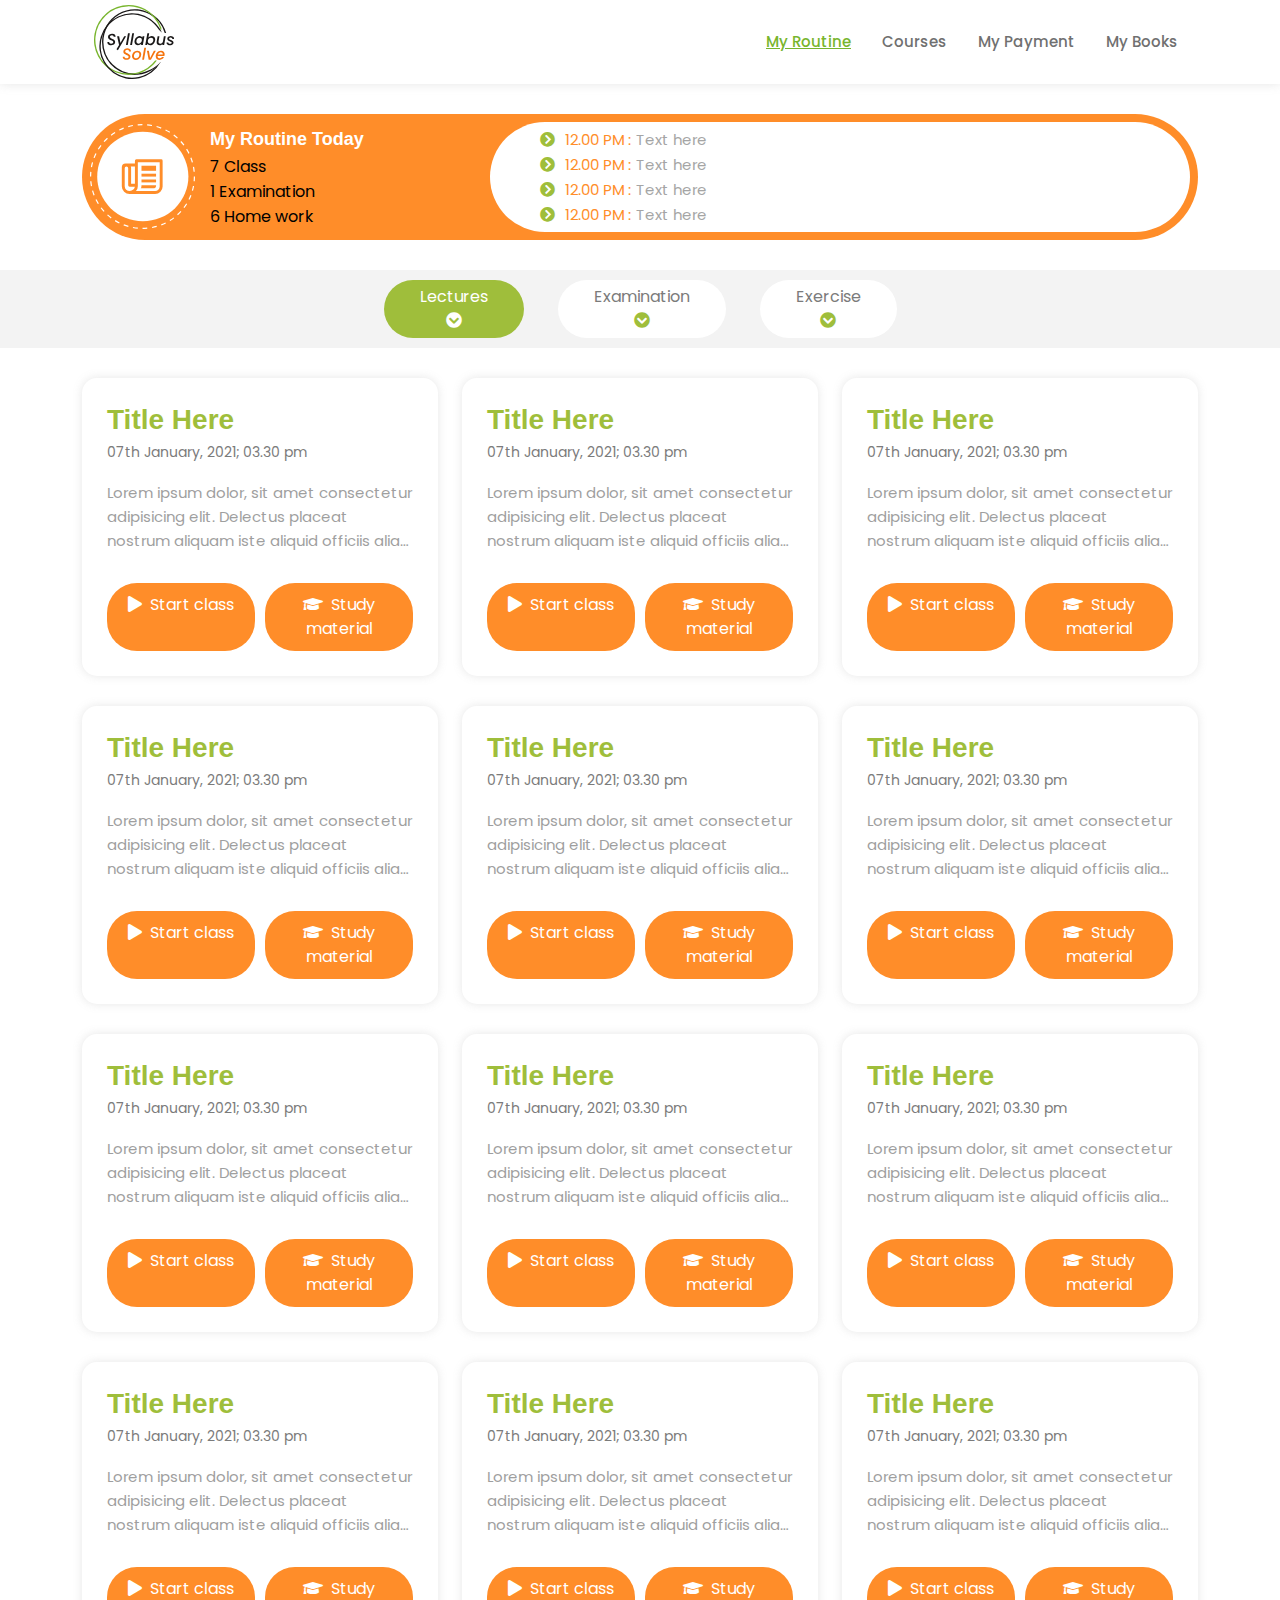
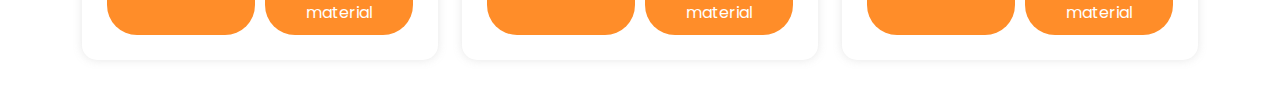
<file: lecture.html>
<!DOCTYPE html>
<html lang="en">

<head>
    <meta charset="UTF-8">
    <meta name="viewport" content="width=device-width, initial-scale=1.0">
    <title>Syllabus Solve</title>
    <!-- Google Fonts: "Poppins" -->
    <link rel="preconnect" href="https://fonts.gstatic.com">
    <link
        href="https://fonts.googleapis.com/css2?family=Poppins:ital,wght@0,100;0,200;0,300;0,400;0,500;0,600;0,700;0,800;0,900;1,100;1,200;1,300;1,400;1,500;1,600;1,700;1,800;1,900&display=swap"
        rel="stylesheet">
    <!-- Bootstrap v5.0.0-beta1 CSS -->
    <link rel="stylesheet" href="css/bootstrap.min.css">
    <!-- UIkit 3.6.9 CSS -->
    <link rel="stylesheet" href="css/uikit.min.css">
    <!-- Font Awesome Free 5.15.1 CSS -->
    <link rel="stylesheet" href="css/fontawesome.min.css">
    <!-- Owl Carousel v2.3.4 CSS -->
    <link rel="stylesheet" href="css/owl.carousel.min.css">
    <link rel="stylesheet" href="css/owl.theme.default.min.css">
    <!-- Theme CSS -->
    <link rel="stylesheet" href="css/style.css">
    <link rel="stylesheet" href="css/responseve.css">
</head>

<body>
    <header>
        <div class="main-header">
            <div class="container">
                <nav class="navbar navbar-expand-lg">
                    <div class="container-fluid">
                        <a class="navbar-brand" href="index.html"><img src="images/site-logo.svg" alt=""></a>
                        <button class="navbar-toggler" type="button" data-bs-toggle="collapse"
                            data-bs-target="#navbarNav" aria-controls="navbarNav" aria-expanded="false"
                            aria-label="Toggle navigation"><i class="fas fa-bars"></i></button>
                        <div class="collapse navbar-collapse" id="navbarNav">
                            <ul class="navbar-nav ms-auto">
                                <li class="nav-item">
                                    <a class="nav-link active" href="#">my routine</a>
                                </li>
                                <li class="nav-item">
                                    <a class="nav-link" href="#">courses</a>
                                </li>
                                <li class="nav-item">
                                    <a class="nav-link" href="#">my payment</a>
                                </li>
                                <li class="nav-item">
                                    <a class="nav-link" href="#">my books</a>
                                </li>
                            </ul>
                        </div>
                    </div>
                </nav>
            </div>
        </div>

    </header>
    <!-- daily routine content -->
    <div class="container">
        <div class="short-routine">
            <div class="routine-overview">
                <img src="images/routine-icon.svg" alt="">
                <ul>
                    <li>
                        <h2>My routine today</h2>
                    </li>
                    <li>
                        <p>7 Class</p>
                    </li>
                    <li>
                        <p>1 Examination</p>
                    </li>
                    <li>
                        <p>6 Home work</p>
                    </li>
                </ul>
            </div>
            <div class="routine-schedule">
                <ul>
                    <li><i class="fas fa-chevron-circle-right"></i><span>12.00 PM :</span>Text here</li>
                    <li><i class="fas fa-chevron-circle-right"></i><span>12.00 PM :</span>Text here</li>
                    <li><i class="fas fa-chevron-circle-right"></i><span>12.00 PM :</span>Text here</li>
                    <li><i class="fas fa-chevron-circle-right"></i><span>12.00 PM :</span>Text here</li>
                </ul>
            </div>
        </div>
    </div>

    <section class="routine-tab">
        <ul class="routine-tab-nav" uk-switcher="connect: .routine-tab-container">
            <li><a href="#">Lectures<br><i class="fas fa-chevron-circle-down"></i></a></li>
            <li><a href="#">Examination<br><i class="fas fa-chevron-circle-down"></i></a></li>
            <li><a href="#">Exercise<br><i class="fas fa-chevron-circle-down"></i></a></li>
        </ul>
        <div class="container">
            <ul class="uk-switcher routine-tab-container uk-margin">
                <li>
                    <div class="row">
                        <div class="col-md-4">
                            <div class="citem-box">
                                <div class="citem-header">
                                    <h3>Title Here</h3>
                                    <p>07th January, 2021; 03.30 pm</p>
                                </div>
                                <div class="citem-body">
                                    <p>Lorem ipsum dolor, sit amet consectetur adipisicing elit. Delectus placeat
                                        nostrum aliquam iste aliquid officiis alias repudiandae, id, obcaecati sapiente
                                        debitis unde porro beatae perspiciatis. Laborum suscipit vel dicta distinctio.
                                    </p>
                                </div>
                                <div class="citem-footer">
                                    <ul>
                                        <li><a href="#" target="_blank"><i class="fas fa-play"></i>Start class</a></li>
                                        <li><a href="#" target="_blank"><i class="fas fa-graduation-cap"></i>Study
                                                material</a></li>
                                    </ul>
                                </div>
                            </div>
                        </div>
                        <div class="col-md-4">
                            <div class="citem-box">
                                <div class="citem-header">
                                    <h3>Title Here</h3>
                                    <p>07th January, 2021; 03.30 pm</p>
                                </div>
                                <div class="citem-body">
                                    <p>Lorem ipsum dolor, sit amet consectetur adipisicing elit. Delectus placeat
                                        nostrum aliquam iste aliquid officiis alias repudiandae, id, obcaecati sapiente
                                        debitis unde porro beatae perspiciatis. Laborum suscipit vel dicta distinctio.
                                    </p>
                                </div>
                                <div class="citem-footer">
                                    <ul>
                                        <li><a href="#" target="_blank"><i class="fas fa-play"></i>Start class</a></li>
                                        <li><a href="#" target="_blank"><i class="fas fa-graduation-cap"></i>Study
                                                material</a></li>
                                    </ul>
                                </div>
                            </div>
                        </div>
                        <div class="col-md-4">
                            <div class="citem-box">
                                <div class="citem-header">
                                    <h3>Title Here</h3>
                                    <p>07th January, 2021; 03.30 pm</p>
                                </div>
                                <div class="citem-body">
                                    <p>Lorem ipsum dolor, sit amet consectetur adipisicing elit. Delectus placeat
                                        nostrum aliquam iste aliquid officiis alias repudiandae, id, obcaecati sapiente
                                        debitis unde porro beatae perspiciatis. Laborum suscipit vel dicta distinctio.
                                    </p>
                                </div>
                                <div class="citem-footer">
                                    <ul>
                                        <li><a href="#" target="_blank"><i class="fas fa-play"></i>Start class</a></li>
                                        <li><a href="#" target="_blank"><i class="fas fa-graduation-cap"></i>Study
                                                material</a></li>
                                    </ul>
                                </div>
                            </div>
                        </div>
                        <div class="col-md-4">
                            <div class="citem-box">
                                <div class="citem-header">
                                    <h3>Title Here</h3>
                                    <p>07th January, 2021; 03.30 pm</p>
                                </div>
                                <div class="citem-body">
                                    <p>Lorem ipsum dolor, sit amet consectetur adipisicing elit. Delectus placeat
                                        nostrum aliquam iste aliquid officiis alias repudiandae, id, obcaecati sapiente
                                        debitis unde porro beatae perspiciatis. Laborum suscipit vel dicta distinctio.
                                    </p>
                                </div>
                                <div class="citem-footer">
                                    <ul>
                                        <li><a href="#" target="_blank"><i class="fas fa-play"></i>Start class</a></li>
                                        <li><a href="#" target="_blank"><i class="fas fa-graduation-cap"></i>Study
                                                material</a></li>
                                    </ul>
                                </div>
                            </div>
                        </div>
                        <div class="col-md-4">
                            <div class="citem-box">
                                <div class="citem-header">
                                    <h3>Title Here</h3>
                                    <p>07th January, 2021; 03.30 pm</p>
                                </div>
                                <div class="citem-body">
                                    <p>Lorem ipsum dolor, sit amet consectetur adipisicing elit. Delectus placeat
                                        nostrum aliquam iste aliquid officiis alias repudiandae, id, obcaecati sapiente
                                        debitis unde porro beatae perspiciatis. Laborum suscipit vel dicta distinctio.
                                    </p>
                                </div>
                                <div class="citem-footer">
                                    <ul>
                                        <li><a href="#" target="_blank"><i class="fas fa-play"></i>Start class</a></li>
                                        <li><a href="#" target="_blank"><i class="fas fa-graduation-cap"></i>Study
                                                material</a></li>
                                    </ul>
                                </div>
                            </div>
                        </div>
                        <div class="col-md-4">
                            <div class="citem-box">
                                <div class="citem-header">
                                    <h3>Title Here</h3>
                                    <p>07th January, 2021; 03.30 pm</p>
                                </div>
                                <div class="citem-body">
                                    <p>Lorem ipsum dolor, sit amet consectetur adipisicing elit. Delectus placeat
                                        nostrum aliquam iste aliquid officiis alias repudiandae, id, obcaecati sapiente
                                        debitis unde porro beatae perspiciatis. Laborum suscipit vel dicta distinctio.
                                    </p>
                                </div>
                                <div class="citem-footer">
                                    <ul>
                                        <li><a href="#" target="_blank"><i class="fas fa-play"></i>Start class</a></li>
                                        <li><a href="#" target="_blank"><i class="fas fa-graduation-cap"></i>Study
                                                material</a></li>
                                    </ul>
                                </div>
                            </div>
                        </div>
                        <div class="col-md-4">
                            <div class="citem-box">
                                <div class="citem-header">
                                    <h3>Title Here</h3>
                                    <p>07th January, 2021; 03.30 pm</p>
                                </div>
                                <div class="citem-body">
                                    <p>Lorem ipsum dolor, sit amet consectetur adipisicing elit. Delectus placeat
                                        nostrum aliquam iste aliquid officiis alias repudiandae, id, obcaecati sapiente
                                        debitis unde porro beatae perspiciatis. Laborum suscipit vel dicta distinctio.
                                    </p>
                                </div>
                                <div class="citem-footer">
                                    <ul>
                                        <li><a href="#" target="_blank"><i class="fas fa-play"></i>Start class</a></li>
                                        <li><a href="#" target="_blank"><i class="fas fa-graduation-cap"></i>Study
                                                material</a></li>
                                    </ul>
                                </div>
                            </div>
                        </div>
                        <div class="col-md-4">
                            <div class="citem-box">
                                <div class="citem-header">
                                    <h3>Title Here</h3>
                                    <p>07th January, 2021; 03.30 pm</p>
                                </div>
                                <div class="citem-body">
                                    <p>Lorem ipsum dolor, sit amet consectetur adipisicing elit. Delectus placeat
                                        nostrum aliquam iste aliquid officiis alias repudiandae, id, obcaecati sapiente
                                        debitis unde porro beatae perspiciatis. Laborum suscipit vel dicta distinctio.
                                    </p>
                                </div>
                                <div class="citem-footer">
                                    <ul>
                                        <li><a href="#" target="_blank"><i class="fas fa-play"></i>Start class</a></li>
                                        <li><a href="#" target="_blank"><i class="fas fa-graduation-cap"></i>Study
                                                material</a></li>
                                    </ul>
                                </div>
                            </div>
                        </div>
                        <div class="col-md-4">
                            <div class="citem-box">
                                <div class="citem-header">
                                    <h3>Title Here</h3>
                                    <p>07th January, 2021; 03.30 pm</p>
                                </div>
                                <div class="citem-body">
                                    <p>Lorem ipsum dolor, sit amet consectetur adipisicing elit. Delectus placeat
                                        nostrum aliquam iste aliquid officiis alias repudiandae, id, obcaecati sapiente
                                        debitis unde porro beatae perspiciatis. Laborum suscipit vel dicta distinctio.
                                    </p>
                                </div>
                                <div class="citem-footer">
                                    <ul>
                                        <li><a href="#" target="_blank"><i class="fas fa-play"></i>Start class</a></li>
                                        <li><a href="#" target="_blank"><i class="fas fa-graduation-cap"></i>Study
                                                material</a></li>
                                    </ul>
                                </div>
                            </div>
                        </div>
                        <div class="col-md-4">
                            <div class="citem-box">
                                <div class="citem-header">
                                    <h3>Title Here</h3>
                                    <p>07th January, 2021; 03.30 pm</p>
                                </div>
                                <div class="citem-body">
                                    <p>Lorem ipsum dolor, sit amet consectetur adipisicing elit. Delectus placeat
                                        nostrum aliquam iste aliquid officiis alias repudiandae, id, obcaecati sapiente
                                        debitis unde porro beatae perspiciatis. Laborum suscipit vel dicta distinctio.
                                    </p>
                                </div>
                                <div class="citem-footer">
                                    <ul>
                                        <li><a href="#" target="_blank"><i class="fas fa-play"></i>Start class</a></li>
                                        <li><a href="#" target="_blank"><i class="fas fa-graduation-cap"></i>Study
                                                material</a></li>
                                    </ul>
                                </div>
                            </div>
                        </div>
                        <div class="col-md-4">
                            <div class="citem-box">
                                <div class="citem-header">
                                    <h3>Title Here</h3>
                                    <p>07th January, 2021; 03.30 pm</p>
                                </div>
                                <div class="citem-body">
                                    <p>Lorem ipsum dolor, sit amet consectetur adipisicing elit. Delectus placeat
                                        nostrum aliquam iste aliquid officiis alias repudiandae, id, obcaecati sapiente
                                        debitis unde porro beatae perspiciatis. Laborum suscipit vel dicta distinctio.
                                    </p>
                                </div>
                                <div class="citem-footer">
                                    <ul>
                                        <li><a href="#" target="_blank"><i class="fas fa-play"></i>Start class</a></li>
                                        <li><a href="#" target="_blank"><i class="fas fa-graduation-cap"></i>Study
                                                material</a></li>
                                    </ul>
                                </div>
                            </div>
                        </div>
                        <div class="col-md-4">
                            <div class="citem-box">
                                <div class="citem-header">
                                    <h3>Title Here</h3>
                                    <p>07th January, 2021; 03.30 pm</p>
                                </div>
                                <div class="citem-body">
                                    <p>Lorem ipsum dolor, sit amet consectetur adipisicing elit. Delectus placeat
                                        nostrum aliquam iste aliquid officiis alias repudiandae, id, obcaecati sapiente
                                        debitis unde porro beatae perspiciatis. Laborum suscipit vel dicta distinctio.
                                    </p>
                                </div>
                                <div class="citem-footer">
                                    <ul>
                                        <li><a href="#" target="_blank"><i class="fas fa-play"></i>Start class</a></li>
                                        <li><a href="#" target="_blank"><i class="fas fa-graduation-cap"></i>Study
                                                material</a></li>
                                    </ul>
                                </div>
                            </div>
                        </div>
                    </div>
                </li>
                <li>
                    <div class="row">
                        <div class="col-md-4">
                            <div class="citem-box">
                                <div class="citem-header">
                                    <h3>Title Here</h3>
                                    <p>07th January, 2021; 03.30 pm</p>
                                </div>
                                <div class="citem-body">
                                    <p>Lorem ipsum dolor, sit amet consectetur adipisicing elit. Delectus placeat
                                        nostrum aliquam iste aliquid officiis alias repudiandae, id, obcaecati sapiente
                                        debitis unde porro beatae perspiciatis. Laborum suscipit vel dicta distinctio.
                                    </p>
                                </div>
                                <div class="citem-footer">
                                    <ul>
                                        <li><a href="#" target="_blank">See Result</a></li>
                                    </ul>
                                </div>
                            </div>
                        </div>
                        <div class="col-md-4">
                            <div class="citem-box">
                                <div class="citem-header">
                                    <h3>Title Here</h3>
                                    <p>07th January, 2021; 03.30 pm</p>
                                </div>
                                <div class="citem-body">
                                    <p>Lorem ipsum dolor, sit amet consectetur adipisicing elit. Delectus placeat
                                        nostrum aliquam iste aliquid officiis alias repudiandae, id, obcaecati sapiente
                                        debitis unde porro beatae perspiciatis. Laborum suscipit vel dicta distinctio.
                                    </p>
                                </div>
                                <div class="citem-footer">
                                    <ul>
                                        <li><a href="#" target="_blank">See Result</a></li>
                                    </ul>
                                </div>
                            </div>
                        </div>
                        <div class="col-md-4">
                            <div class="citem-box">
                                <div class="citem-header">
                                    <h3>Title Here</h3>
                                    <p>07th January, 2021; 03.30 pm</p>
                                </div>
                                <div class="citem-body">
                                    <p>Lorem ipsum dolor, sit amet consectetur adipisicing elit. Delectus placeat
                                        nostrum aliquam iste aliquid officiis alias repudiandae, id, obcaecati sapiente
                                        debitis unde porro beatae perspiciatis. Laborum suscipit vel dicta distinctio.
                                    </p>
                                </div>
                                <div class="citem-footer">
                                    <ul>
                                        <li><a href="#" target="_blank">See Result</a></li>
                                    </ul>
                                </div>
                            </div>
                        </div>
                        <div class="col-md-4">
                            <div class="citem-box">
                                <div class="citem-header">
                                    <h3>Title Here</h3>
                                    <p>07th January, 2021; 03.30 pm</p>
                                </div>
                                <div class="citem-body">
                                    <p>Lorem ipsum dolor, sit amet consectetur adipisicing elit. Delectus placeat
                                        nostrum aliquam iste aliquid officiis alias repudiandae, id, obcaecati sapiente
                                        debitis unde porro beatae perspiciatis. Laborum suscipit vel dicta distinctio.
                                    </p>
                                </div>
                                <div class="citem-footer">
                                    <ul>
                                        <li><a href="#" target="_blank">See Result</a></li>
                                    </ul>
                                </div>
                            </div>
                        </div>

                    </div>
                </li>
                <li>
                    <div class="row">
                        <div class="col-md-4">
                            <div class="citem-box">
                                <div class="citem-header">
                                    <h3>Model question 1</h3>
                                    <p>Monipur High School, Dhaka</p>
                                </div>
                                <div class="citem-body">
                                    <p>Lorem ipsum dolor, sit amet consectetur adipisicing elit. Delectus placeat
                                        nostrum aliquam iste aliquid officiis alias repudiandae, id, obcaecati sapiente
                                        debitis unde porro beatae perspiciatis. Laborum suscipit vel dicta distinctio.
                                    </p>
                                </div>
                                <div class="citem-footer">
                                    <ul>
                                        <li><a href="#" target="_blank">See question</a></li>
                                        <li><a href="#" target="_blank">See solution</a></li>
                                    </ul>
                                </div>
                            </div>
                        </div>
                        <div class="col-md-4">
                            <div class="citem-box">
                                <div class="citem-header">
                                    <h3>Model question 1</h3>
                                    <p>Monipur High School, Dhaka</p>
                                </div>
                                <div class="citem-body">
                                    <p>Lorem ipsum dolor, sit amet consectetur adipisicing elit. Delectus placeat
                                        nostrum aliquam iste aliquid officiis alias repudiandae, id, obcaecati sapiente
                                        debitis unde porro beatae perspiciatis. Laborum suscipit vel dicta distinctio.
                                    </p>
                                </div>
                                <div class="citem-footer">
                                    <ul>
                                        <li><a href="#" target="_blank">See question</a></li>
                                        <li><a href="#" target="_blank">See solution</a></li>
                                    </ul>
                                </div>
                            </div>
                        </div>
                        <div class="col-md-4">
                            <div class="citem-box">
                                <div class="citem-header">
                                    <h3>Model question 1</h3>
                                    <p>Monipur High School, Dhaka</p>
                                </div>
                                <div class="citem-body">
                                    <p>Lorem ipsum dolor, sit amet consectetur adipisicing elit. Delectus placeat
                                        nostrum aliquam iste aliquid officiis alias repudiandae, id, obcaecati sapiente
                                        debitis unde porro beatae perspiciatis. Laborum suscipit vel dicta distinctio.
                                    </p>
                                </div>
                                <div class="citem-footer">
                                    <ul>
                                        <li><a href="#" target="_blank">See question</a></li>
                                        <li><a href="#" target="_blank">See solution</a></li>
                                    </ul>
                                </div>
                            </div>
                        </div>
                        <div class="col-md-4">
                            <div class="citem-box">
                                <div class="citem-header">
                                    <h3>Model question 1</h3>
                                    <p>Monipur High School, Dhaka</p>
                                </div>
                                <div class="citem-body">
                                    <p>Lorem ipsum dolor, sit amet consectetur adipisicing elit. Delectus placeat
                                        nostrum aliquam iste aliquid officiis alias repudiandae, id, obcaecati sapiente
                                        debitis unde porro beatae perspiciatis. Laborum suscipit vel dicta distinctio.
                                    </p>
                                </div>
                                <div class="citem-footer">
                                    <ul>
                                        <li><a href="#" target="_blank">See question</a></li>
                                        <li><a href="#" target="_blank">See solution</a></li>
                                    </ul>
                                </div>
                            </div>
                        </div>
                    </div>
                </li>

            </ul>
        </div>
    </section>







    <!-- include script files -->
    <script src="js/jquery-3.5.1.min.js"></script>
    <script src="js/bootstrap.min.js"></script>
    <script src="js/uikit.min.js"></script>
    <script src="js/owl.carousel.min.js"></script>
    <script src="js/app.js"></script>
</body>

</html>
</file>
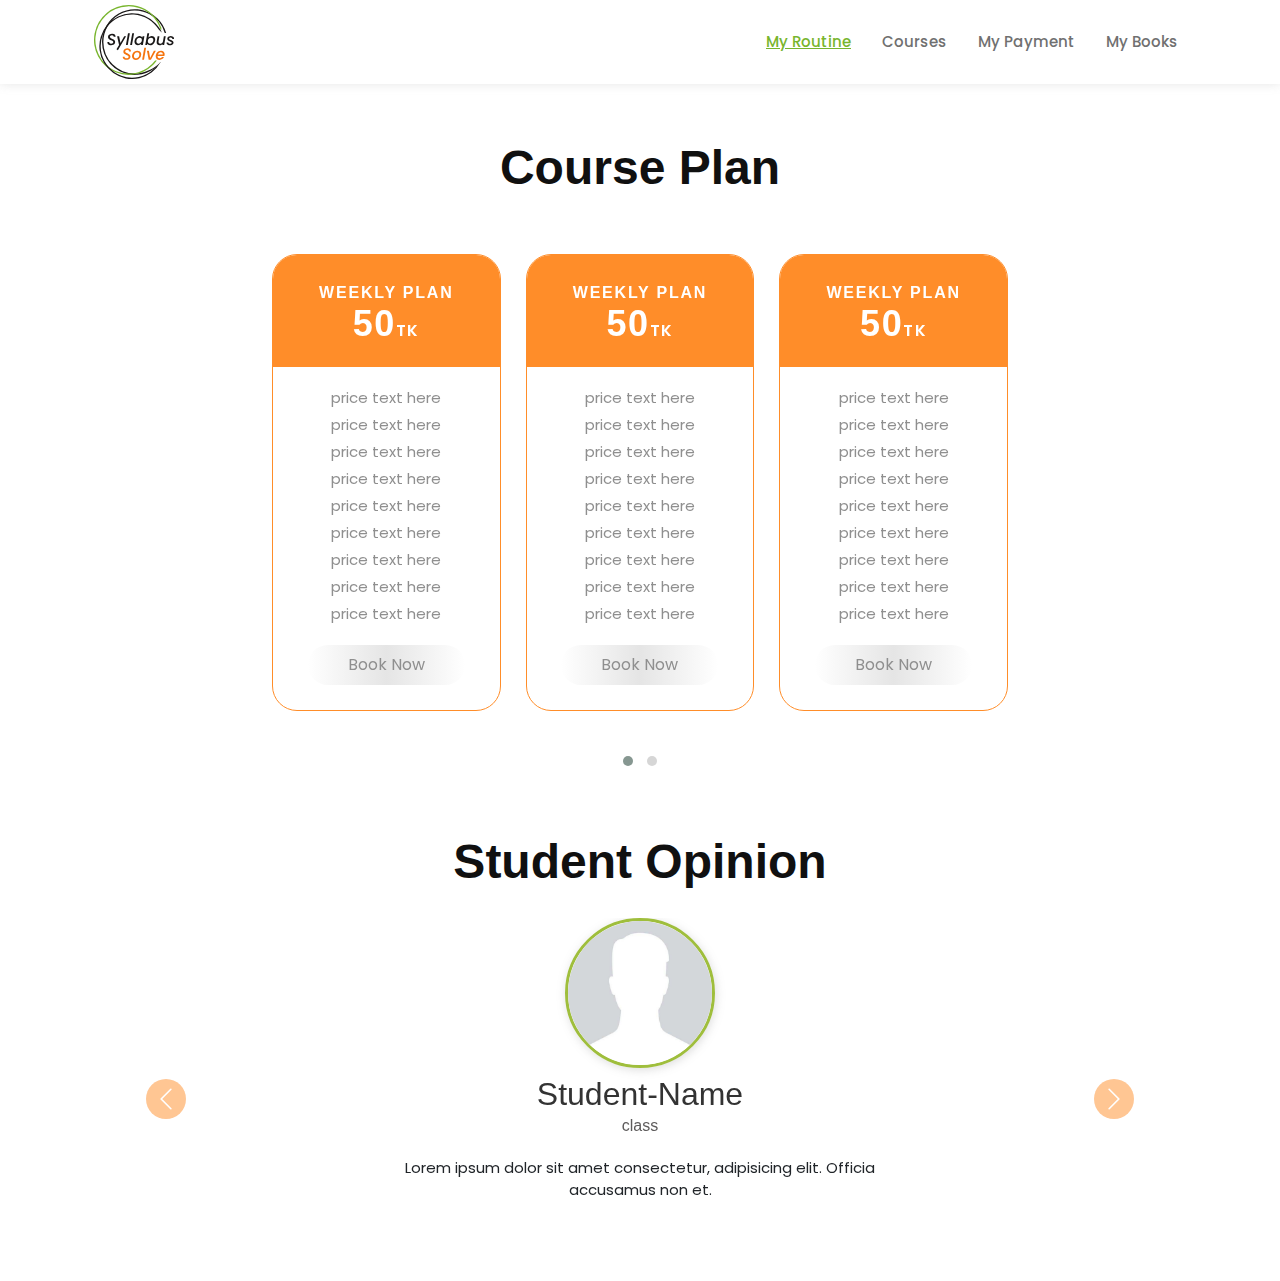
<file: pricing.html>
<!DOCTYPE html>
<html lang="en">

<head>
    <meta charset="UTF-8">
    <meta name="viewport" content="width=device-width, initial-scale=1.0">
    <title>Syllabus Solve</title>
    <!-- Google Fonts: "Poppins" -->
    <link rel="preconnect" href="https://fonts.gstatic.com">
    <link
        href="https://fonts.googleapis.com/css2?family=Poppins:ital,wght@0,100;0,200;0,300;0,400;0,500;0,600;0,700;0,800;0,900;1,100;1,200;1,300;1,400;1,500;1,600;1,700;1,800;1,900&display=swap"
        rel="stylesheet">
    <!-- Bootstrap v5.0.0-beta1 CSS -->
    <link rel="stylesheet" href="css/bootstrap.min.css">
    <!-- UIkit 3.6.9 CSS -->
    <link rel="stylesheet" href="css/uikit.min.css">
    <!-- Font Awesome Free 5.15.1 CSS -->
    <link rel="stylesheet" href="css/fontawesome.min.css">
    <!-- Owl Carousel v2.3.4 CSS -->
    <link rel="stylesheet" href="css/owl.carousel.min.css">
    <link rel="stylesheet" href="css/owl.theme.default.min.css">
    <!-- Theme CSS -->
    <link rel="stylesheet" href="css/style.css">
    <link rel="stylesheet" href="css/responseve.css">
</head>

<body>
    <header>
        <div class="main-header">
            <div class="container">
                <nav class="navbar navbar-expand-lg">
                    <div class="container-fluid">
                        <a class="navbar-brand" href="index.html"><img src="images/site-logo.svg" alt=""></a>
                        <button class="navbar-toggler" type="button" data-bs-toggle="collapse"
                            data-bs-target="#navbarNav" aria-controls="navbarNav" aria-expanded="false"
                            aria-label="Toggle navigation"><i class="fas fa-bars"></i></button>
                        <div class="collapse navbar-collapse" id="navbarNav">
                            <ul class="navbar-nav ms-auto">
                                <li class="nav-item">
                                    <a class="nav-link active" href="#">my routine</a>
                                </li>
                                <li class="nav-item">
                                    <a class="nav-link" href="#">courses</a>
                                </li>
                                <li class="nav-item">
                                    <a class="nav-link" href="#">my payment</a>
                                </li>
                                <li class="nav-item">
                                    <a class="nav-link" href="#">my books</a>
                                </li>
                            </ul>
                        </div>
                    </div>
                </nav>
            </div>
        </div>

    </header>

    <!-- priceing section start from here -->
    <section class="price-sec pt-5">
        <div class="container">
            <div class="sec-title">
                <h2 style="color: #101010; text-align: center;">course plan</h2>
            </div>
            <div class="row">
                <div class="col-md-8 offset-md-2">
                    <div class="price-carousel">
                        <div class="owl-carousel prices-carousel owl-theme">
                            <div class="item">
                                <div class="price-table">
                                    <div class="p-table-header">
                                        <h3>Weekly Plan</h3>
                                        <h2>50<small>TK</small></h2>
                                    </div>
                                    <div class="p-table-body">
                                        <ul>
                                            <li>price text here</li>
                                            <li>price text here</li>
                                            <li>price text here</li>
                                            <li>price text here</li>
                                            <li>price text here</li>
                                            <li>price text here</li>
                                            <li>price text here</li>
                                            <li>price text here</li>
                                            <li>price text here</li>
                                        </ul>
                                    </div>
                                    <div class="p-table-footer">
                                        <button type="button">Book Now</button>
                                    </div>
                                </div>
                            </div>
                            <div class="item">
                                <div class="price-table">
                                    <div class="p-table-header">
                                        <h3>Weekly Plan</h3>
                                        <h2>50<small>TK</small></h2>
                                    </div>
                                    <div class="p-table-body">
                                        <ul>
                                            <li>price text here</li>
                                            <li>price text here</li>
                                            <li>price text here</li>
                                            <li>price text here</li>
                                            <li>price text here</li>
                                            <li>price text here</li>
                                            <li>price text here</li>
                                            <li>price text here</li>
                                            <li>price text here</li>
                                        </ul>
                                    </div>
                                    <div class="p-table-footer">
                                        <button type="button">Book Now</button>
                                    </div>
                                </div>
                            </div>
                            <div class="item">
                                <div class="price-table">
                                    <div class="p-table-header">
                                        <h3>Weekly Plan</h3>
                                        <h2>50<small>TK</small></h2>
                                    </div>
                                    <div class="p-table-body">
                                        <ul>
                                            <li>price text here</li>
                                            <li>price text here</li>
                                            <li>price text here</li>
                                            <li>price text here</li>
                                            <li>price text here</li>
                                            <li>price text here</li>
                                            <li>price text here</li>
                                            <li>price text here</li>
                                            <li>price text here</li>
                                        </ul>
                                    </div>
                                    <div class="p-table-footer">
                                        <button type="button">Book Now</button>
                                    </div>
                                </div>
                            </div>
                            <div class="item">
                                <div class="price-table">
                                    <div class="p-table-header">
                                        <h3>Weekly Plan</h3>
                                        <h2>50<small>TK</small></h2>
                                    </div>
                                    <div class="p-table-body">
                                        <ul>
                                            <li>price text here</li>
                                            <li>price text here</li>
                                            <li>price text here</li>
                                            <li>price text here</li>
                                            <li>price text here</li>
                                            <li>price text here</li>
                                            <li>price text here</li>
                                            <li>price text here</li>
                                            <li>price text here</li>
                                        </ul>
                                    </div>
                                    <div class="p-table-footer">
                                        <button type="button">Book Now</button>
                                    </div>
                                </div>
                            </div>
                            <div class="item">
                                <div class="price-table">
                                    <div class="p-table-header">
                                        <h3>Weekly Plan</h3>
                                        <h2>50<small>TK</small></h2>
                                    </div>
                                    <div class="p-table-body">
                                        <ul>
                                            <li>price text here</li>
                                            <li>price text here</li>
                                            <li>price text here</li>
                                            <li>price text here</li>
                                            <li>price text here</li>
                                            <li>price text here</li>
                                            <li>price text here</li>
                                            <li>price text here</li>
                                            <li>price text here</li>
                                        </ul>
                                    </div>
                                    <div class="p-table-footer">
                                        <button type="button">Book Now</button>
                                    </div>
                                </div>
                            </div>
                        </div>
                    </div>
                </div>
            </div>
        </div>
    </section>
    <!-- priceing section end here -->


    <section class="opinion pt-5">
        <div class="container">
            <div class="sec-title">
                <h2 style="color: #101010; text-align: center;">Student opinion</h2>
            </div>
            <div id="carouselOpinion" class="carousel slide" data-bs-ride="carousel">
                <ol class="carousel-indicators">
                    <li data-bs-target="#carouselOpinion" data-bs-slide-to="0" class="active"></li>
                    <li data-bs-target="#carouselOpinion" data-bs-slide-to="1"></li>
                    <li data-bs-target="#carouselOpinion" data-bs-slide-to="2"></li>
                </ol>
                <div class="carousel-inner">
                    <div class="carousel-item active">
                        <div class="opinion-item">
                            <img src="images/user.png" alt="">
                            <h3>student-name</h3>
                            <h5>class</h5>
                            <p>Lorem ipsum dolor sit amet consectetur, adipisicing elit. Officia accusamus non et.</p>
                        </div>
                    </div>
                    <div class="carousel-item">
                        <div class="opinion-item">
                            <img src="images/user.png" alt="">
                            <h3>student-name</h3>
                            <h5>class</h5>
                            <p>nsectetur, adipisicing elit. Officia accusamus non et.</p>
                        </div>
                    </div>
                    <div class="carousel-item">
                        <div class="opinion-item">
                            <img src="images/user.png" alt="">
                            <h3>student-name</h3>
                            <h5>class</h5>
                            <p>Lorem ipsum dolor ng elit. Officia accusamus non etng elit. Officia accusamus non et.</p>
                        </div>
                    </div>
                </div>
                <a class="carousel-control-prev" href="#carouselOpinion" role="button" data-bs-slide="prev">
                    <span class="carousel-control-prev-icon" aria-hidden="true"></span>
                    <span class="visually-hidden">Previous</span>
                </a>
                <a class="carousel-control-next" href="#carouselOpinion" role="button" data-bs-slide="next">
                    <span class="carousel-control-next-icon" aria-hidden="true"></span>
                    <span class="visually-hidden">Next</span>
                </a>
            </div>

        </div>

    </section>







    <!-- include script files -->
    <script src="js/jquery-3.5.1.min.js"></script>
    <script src="js/bootstrap.min.js"></script>
    <script src="js/uikit.min.js"></script>
    <script src="js/owl.carousel.min.js"></script>
    <script src="js/app.js"></script>
</body>

</html>
</file>
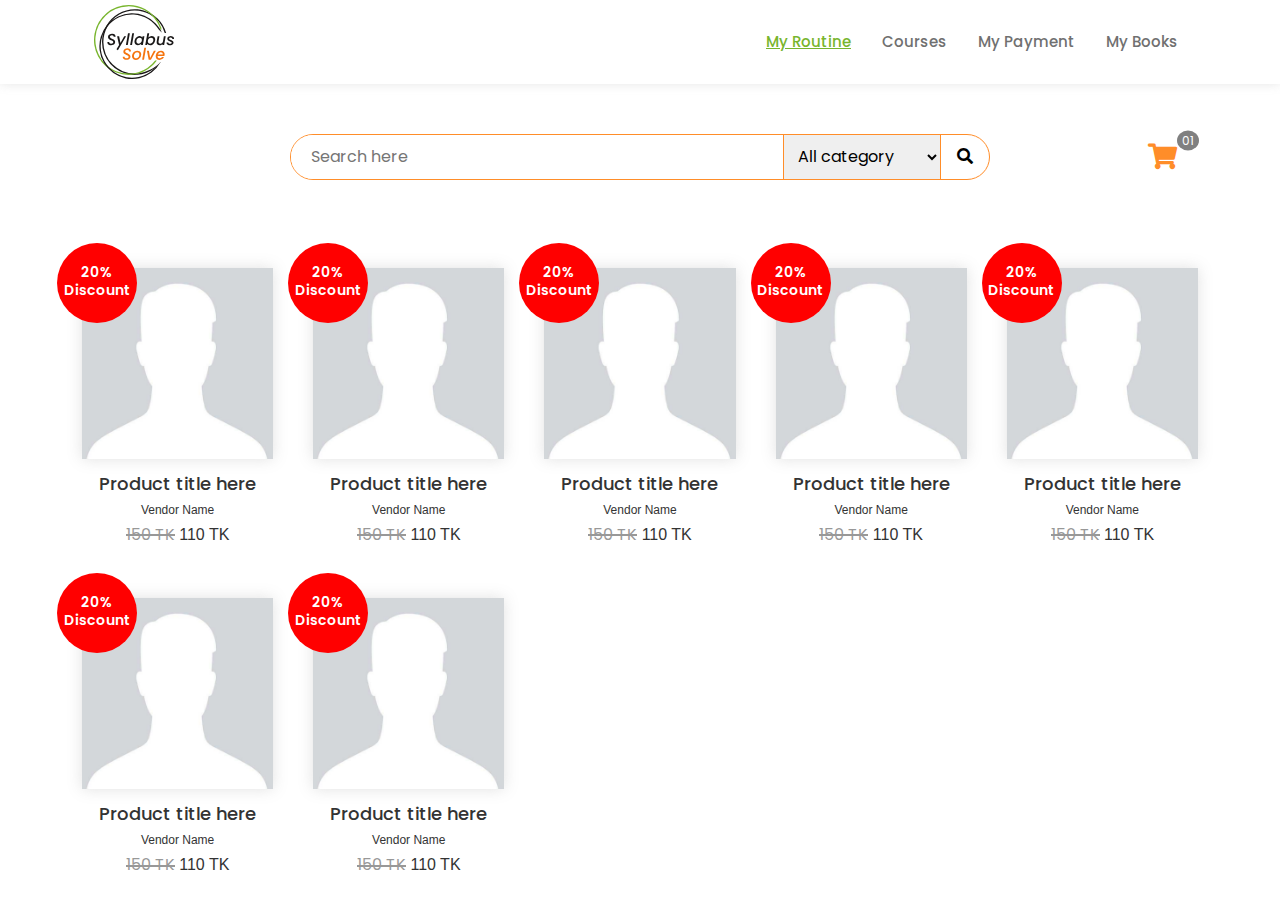
<file: shop.html>
<!DOCTYPE html>
<html lang="en">

<head>
    <meta charset="UTF-8">
    <meta name="viewport" content="width=device-width, initial-scale=1.0">
    <title>Syllabus Solve</title>
    <!-- Google Fonts: "Poppins" -->
    <link rel="preconnect" href="https://fonts.gstatic.com">
    <link
        href="https://fonts.googleapis.com/css2?family=Poppins:ital,wght@0,100;0,200;0,300;0,400;0,500;0,600;0,700;0,800;0,900;1,100;1,200;1,300;1,400;1,500;1,600;1,700;1,800;1,900&display=swap"
        rel="stylesheet">
    <!-- Bootstrap v5.0.0-beta1 CSS -->
    <link rel="stylesheet" href="css/bootstrap.min.css">
    <!-- UIkit 3.6.9 CSS -->
    <link rel="stylesheet" href="css/uikit.min.css">
    <!-- Font Awesome Free 5.15.1 CSS -->
    <link rel="stylesheet" href="css/fontawesome.min.css">
    <!-- Owl Carousel v2.3.4 CSS -->
    <link rel="stylesheet" href="css/owl.carousel.min.css">
    <link rel="stylesheet" href="css/owl.theme.default.min.css">
    <!-- Theme CSS -->
    <link rel="stylesheet" href="css/style.css">
    <link rel="stylesheet" href="css/responseve.css">
</head>

<body>
    <header>
        <div class="main-header">
            <div class="container">
                <nav class="navbar navbar-expand-lg">
                    <div class="container-fluid">
                        <a class="navbar-brand" href="index.html"><img src="images/site-logo.svg" alt=""></a>
                        <button class="navbar-toggler" type="button" data-bs-toggle="collapse"
                            data-bs-target="#navbarNav" aria-controls="navbarNav" aria-expanded="false"
                            aria-label="Toggle navigation"><i class="fas fa-bars"></i></button>
                        <div class="collapse navbar-collapse" id="navbarNav">
                            <ul class="navbar-nav ms-auto">
                                <li class="nav-item">
                                    <a class="nav-link active" href="#">my routine</a>
                                </li>
                                <li class="nav-item">
                                    <a class="nav-link" href="#">courses</a>
                                </li>
                                <li class="nav-item">
                                    <a class="nav-link" href="#">my payment</a>
                                </li>
                                <li class="nav-item">
                                    <a class="nav-link" href="#">my books</a>
                                </li>
                            </ul>
                        </div>
                    </div>
                </nav>
            </div>
        </div>

    </header>

    <div class="search-bar">
        <div class="container">
            <div class="search-area">
                <div class="search-box">
                    <form action="#">
                        <input type="search" placeholder="Search here">
                        <select name="" id="">
                            <option value="">All category</option>
                            <option value="">Books</option>
                        </select>
                        <button type="submit"><i class="fas fa-search"></i></button>
                    </form>
                </div>
                <div class="mini-cart">
                    <a href="#"><i class="fas fa-shopping-cart"></i><span>01</span></a>
                </div>

            </div>
        </div>
    </div>


    
    <section class="prodect-sec pt-5">
        <div class="container">
            <div class="uk-child-width-1-5@m uk-child-width-1-2@s" uk-grid uk-lightbox="animation: slide">
                <div>
                    <div class="product-item">
                        <div class="product-image">
                            <img src="images/user.png" alt="">

                        </div>
                        <div class="product-title">
                            <h3><strong>Product title here</strong></h3>
                            <h4>Vendor Name</h4>
                            <h5><span>150 TK</span> 110 TK</h5>
                        </div>
                        <div class="product-discount">
                            <span>20%</span><br>Discount
                        </div>
                        <div class="cart-btn">
                            <button type="menu">Add to Cart</button>
                        </div>
                    </div>
                </div>
                <div>
                    <div class="product-item">
                        <div class="product-image">
                            <img src="images/user.png" alt="">

                        </div>
                        <div class="product-title">
                            <h3><strong>Product title here</strong></h3>
                            <h4>Vendor Name</h4>
                            <h5><span>150 TK</span> 110 TK</h5>
                        </div>
                        <div class="product-discount">
                            <span>20%</span><br>Discount
                        </div>
                        <div class="cart-btn">
                            <button type="menu">Add to Cart</button>
                        </div>
                    </div>
                </div>
                <div>
                    <div class="product-item">
                        <div class="product-image">
                            <img src="images/user.png" alt="">

                        </div>
                        <div class="product-title">
                            <h3><strong>Product title here</strong></h3>
                            <h4>Vendor Name</h4>
                            <h5><span>150 TK</span> 110 TK</h5>
                        </div>
                        <div class="product-discount">
                            <span>20%</span><br>Discount
                        </div>
                        <div class="cart-btn">
                            <button type="menu">Add to Cart</button>
                        </div>
                    </div>
                </div>
                <div>
                    <div class="product-item">
                        <div class="product-image">
                            <img src="images/user.png" alt="">

                        </div>
                        <div class="product-title">
                            <h3><strong>Product title here</strong></h3>
                            <h4>Vendor Name</h4>
                            <h5><span>150 TK</span> 110 TK</h5>
                        </div>
                        <div class="product-discount">
                            <span>20%</span><br>Discount
                        </div>
                        <div class="cart-btn">
                            <button type="menu">Add to Cart</button>
                        </div>
                    </div>
                </div>
                <div>
                    <div class="product-item">
                        <div class="product-image">
                            <img src="images/user.png" alt="">

                        </div>
                        <div class="product-title">
                            <h3><strong>Product title here</strong></h3>
                            <h4>Vendor Name</h4>
                            <h5><span>150 TK</span> 110 TK</h5>
                        </div>
                        <div class="product-discount">
                            <span>20%</span><br>Discount
                        </div>
                        <div class="cart-btn">
                            <button type="menu">Add to Cart</button>
                        </div>
                    </div>
                </div>
                <div>
                    <div class="product-item">
                        <div class="product-image">
                            <img src="images/user.png" alt="">

                        </div>
                        <div class="product-title">
                            <h3><strong>Product title here</strong></h3>
                            <h4>Vendor Name</h4>
                            <h5><span>150 TK</span> 110 TK</h5>
                        </div>
                        <div class="product-discount">
                            <span>20%</span><br>Discount
                        </div>
                        <div class="cart-btn">
                            <button type="menu">Add to Cart</button>
                        </div>
                    </div>
                </div>
                <div>
                    <div class="product-item">
                        <div class="product-image">
                            <img src="images/user.png" alt="">

                        </div>
                        <div class="product-title">
                            <h3><strong>Product title here</strong></h3>
                            <h4>Vendor Name</h4>
                            <h5><span>150 TK</span> 110 TK</h5>
                        </div>
                        <div class="product-discount">
                            <span>20%</span><br>Discount
                        </div>
                        <div class="cart-btn">
                            <button type="menu">Add to Cart</button>
                        </div>
                    </div>
                </div>
            </div>
        </div>

    </section>


















    <!-- include script files -->
    <script src="js/jquery-3.5.1.min.js"></script>
    <script src="js/bootstrap.min.js"></script>
    <script src="js/uikit.min.js"></script>
    <script src="js/owl.carousel.min.js"></script>
    <script src="js/app.js"></script>
</body>

</html>
</file>
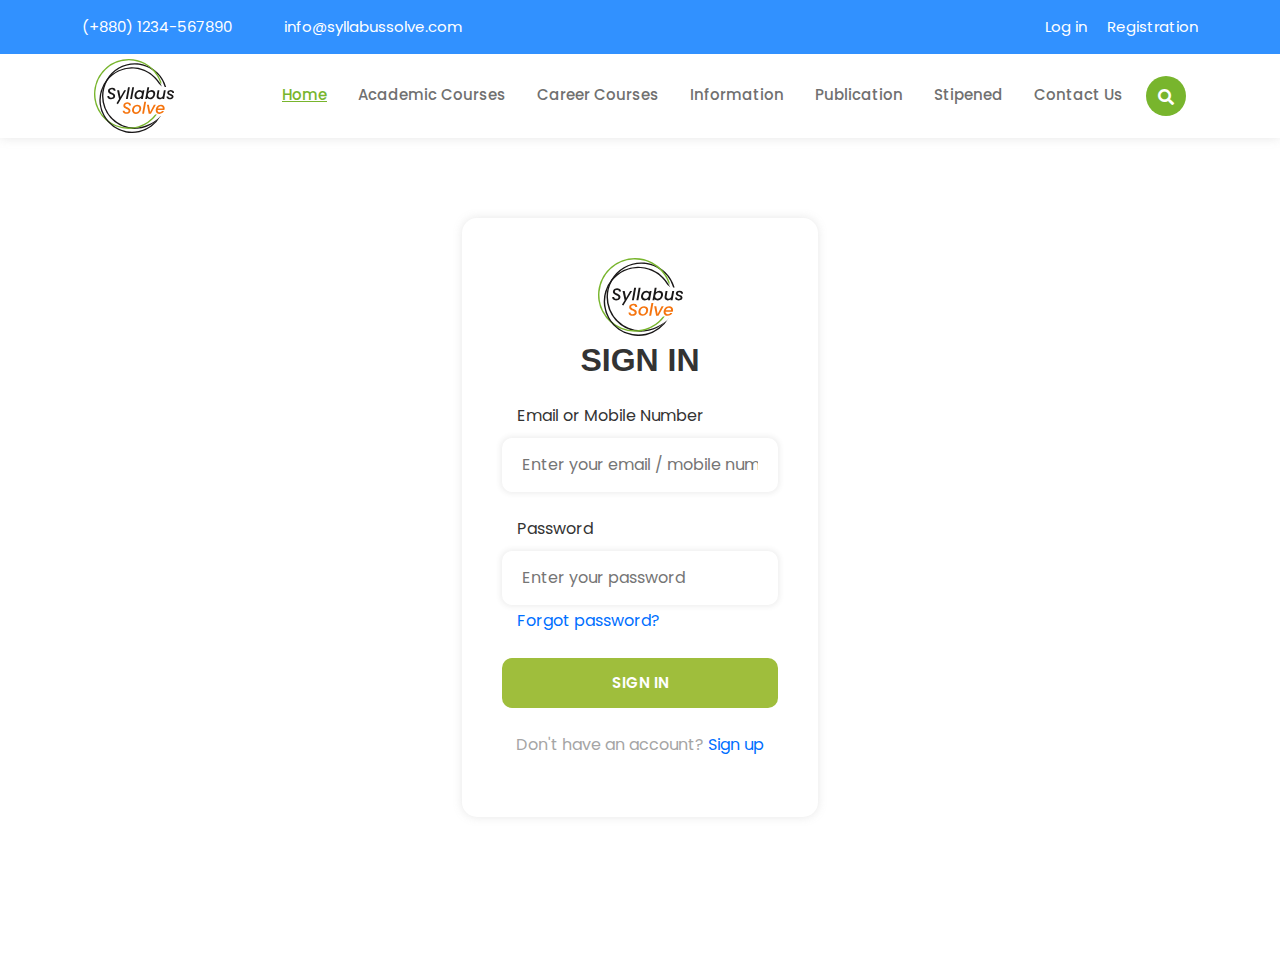
<file: sign-in.html>
<!DOCTYPE html>
<html lang="en">

<head>
    <meta charset="UTF-8">
    <meta name="viewport" content="width=device-width, initial-scale=1.0">
    <title>Syllabus Solve</title>
    <!-- Google Fonts: "Poppins" -->
    <link rel="preconnect" href="https://fonts.gstatic.com">
    <link
        href="https://fonts.googleapis.com/css2?family=Poppins:ital,wght@0,100;0,200;0,300;0,400;0,500;0,600;0,700;0,800;0,900;1,100;1,200;1,300;1,400;1,500;1,600;1,700;1,800;1,900&display=swap"
        rel="stylesheet">
    <!-- Bootstrap v5.0.0-beta1 CSS -->
    <link rel="stylesheet" href="css/bootstrap.min.css">
    <!-- UIkit 3.6.9 CSS -->
    <link rel="stylesheet" href="css/uikit.min.css">
    <!-- Font Awesome Free 5.15.1 CSS -->
    <link rel="stylesheet" href="css/fontawesome.min.css">
    <!-- Owl Carousel v2.3.4 CSS -->
    <link rel="stylesheet" href="css/owl.carousel.min.css">
    <link rel="stylesheet" href="css/owl.theme.default.min.css">
    <!-- Theme CSS -->
    <link rel="stylesheet" href="css/style.css">
    <link rel="stylesheet" href="css/responseve.css">
</head>

<body>
    <header>
        <div class="top-header">
            <div class="container">
                <div class="row">
                    <div class="col-md-6">
                        <div class="contact-top">
                            <ul>
                                <li><a href="tel:(+880) 1234-567890">(+880) 1234-567890</a></li>
                                <li class="ms-md-5 ms-3"><a
                                        href="mailto:info@syllabussolve.com">info@syllabussolve.com</a></li>
                            </ul>
                        </div>
                    </div>
                    <div class="col-md-6">
                        <div class="account-nav">
                            <ul>
                                <li><a href="sign-in.html">Log in</a></li>
                                <li class="ms-3"><a href="sign-up.html">Registration</a></li>
                            </ul>
                        </div>
                    </div>
                </div>
            </div>
        </div>
        <div class="main-header">
            <div class="container">
                <nav class="navbar navbar-expand-lg">
                    <div class="container-fluid">
                        <a class="navbar-brand" href="index.html"><img src="images/site-logo.svg" alt=""></a>
                        <button class="navbar-toggler" type="button" data-bs-toggle="collapse"
                            data-bs-target="#navbarNav" aria-controls="navbarNav" aria-expanded="false"
                            aria-label="Toggle navigation"><i class="fas fa-bars"></i></button>
                        <div class="collapse navbar-collapse" id="navbarNav">
                            <ul class="navbar-nav ms-auto">
                                <li class="nav-item">
                                    <a class="nav-link active" aria-current="page" href="#">Home</a>
                                </li>
                                <li class="nav-item">
                                    <a class="nav-link" href="#">academic courses</a>
                                </li>
                                <li class="nav-item">
                                    <a class="nav-link" href="#">career courses</a>
                                </li>
                                <li class="nav-item">
                                    <a class="nav-link" href="#">information</a>
                                </li>
                                <li class="nav-item">
                                    <a class="nav-link" href="#">publication</a>
                                </li>
                                <li class="nav-item">
                                    <a class="nav-link" href="#">stipened</a>
                                </li>
                                <li class="nav-item">
                                    <a class="nav-link" href="#">contact us</a>
                                </li>
                                <li class="nav-item">
                                    <button class="nav-link search-icon"><i class="fas fa-search"></i></button>
                                    <div uk-dropdown="mode: click">
                                        <form action="#" class="search-form">
                                            <input type="search" placeholder="Search here..." required>
                                            <button type="submit" role="button"><i class="fa fa-search"></i></button>
                                        </form>
                                    </div>
                                </li>
                            </ul>
                        </div>
                    </div>
                </nav>
            </div>
        </div>

    </header>



    <!-- account log -->
    <section class="account-log">
        <div class="container">
            <div class="row">
                <div class="col-md-4 offset-md-4">
                    <div class="form-account">
                        <div class="form-header text-center">
                            <img src="images/site-logo.svg" alt="">
                            <h1>Sign In</h1>
                        </div>
                        <div class="form-body">
                            <form action="#">
                                <p>
                                    <label for="user">Email or Mobile Number</label>
                                    <input id="user" type="email | number"
                                        placeholder="Enter your email / mobile number" required>
                                </p>
                                <p>
                                    <label for="password">Password</label>
                                    <input class="mb-1" id="password" type="password" placeholder="Enter your password"
                                        required>
                                    <a href="#">Forgot password?</a>
                                </p>
                                <p class="text-center"><button class="btn-submit" type="submit">sign in</button></p>
                            </form>
                        </div>
                        <div class="form-footer">
                            <p class="text-center">Don't have an account? <a href="sign-up.html">Sign up</a></p>
                        </div>
                    </div>
                </div>
            </div>
        </div>

    </section>
    <!-- account log -->







    <!-- include script files -->
    <script src="js/jquery-3.5.1.min.js"></script>
    <script src="js/bootstrap.min.js"></script>
    <script src="js/uikit.min.js"></script>
    <script src="js/owl.carousel.min.js"></script>
    <script src="js/app.js"></script>
</body>

</html>
</file>
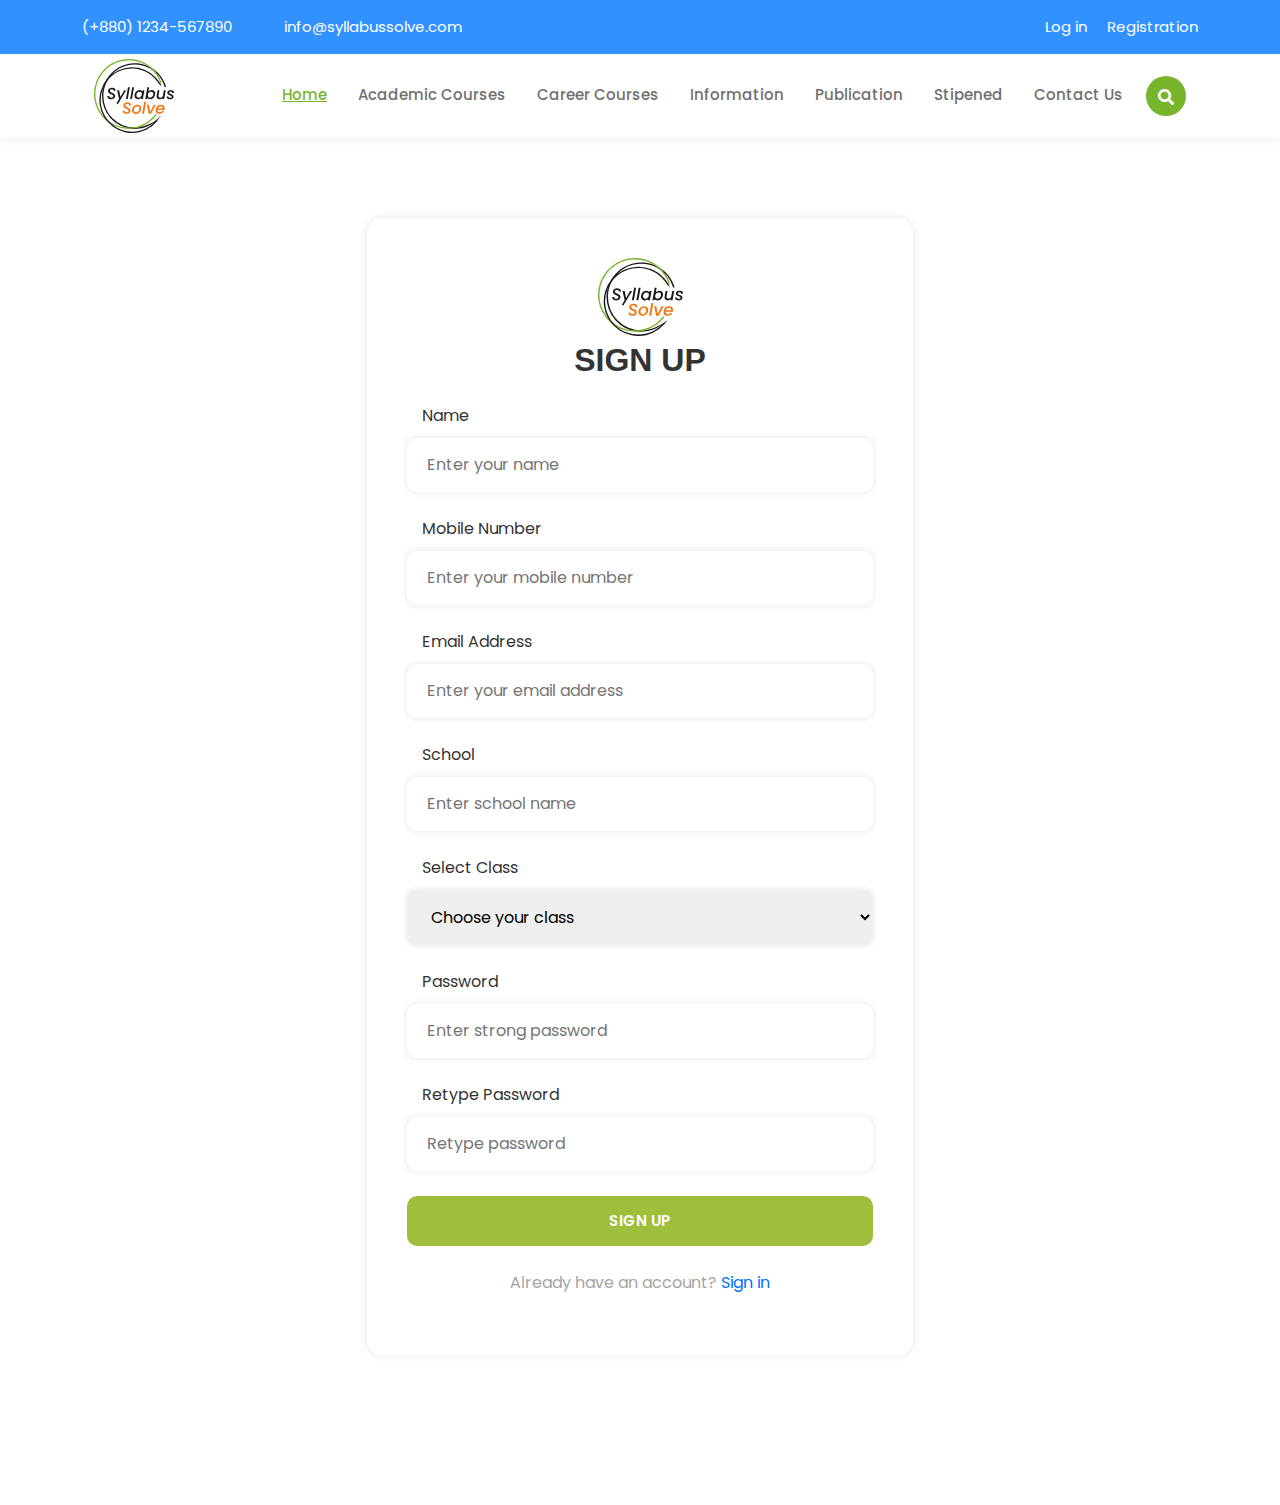
<file: sign-up.html>
<!DOCTYPE html>
<html lang="en">

<head>
    <meta charset="UTF-8">
    <meta name="viewport" content="width=device-width, initial-scale=1.0">
    <title>Syllabus Solve</title>
    <!-- Google Fonts: "Poppins" -->
    <link rel="preconnect" href="https://fonts.gstatic.com">
    <link
        href="https://fonts.googleapis.com/css2?family=Poppins:ital,wght@0,100;0,200;0,300;0,400;0,500;0,600;0,700;0,800;0,900;1,100;1,200;1,300;1,400;1,500;1,600;1,700;1,800;1,900&display=swap"
        rel="stylesheet">
    <!-- Bootstrap v5.0.0-beta1 CSS -->
    <link rel="stylesheet" href="css/bootstrap.min.css">
    <!-- UIkit 3.6.9 CSS -->
    <link rel="stylesheet" href="css/uikit.min.css">
    <!-- Font Awesome Free 5.15.1 CSS -->
    <link rel="stylesheet" href="css/fontawesome.min.css">
    <!-- Owl Carousel v2.3.4 CSS -->
    <link rel="stylesheet" href="css/owl.carousel.min.css">
    <link rel="stylesheet" href="css/owl.theme.default.min.css">
    <!-- Theme CSS -->
    <link rel="stylesheet" href="css/style.css">
    <link rel="stylesheet" href="css/responseve.css">
</head>

<body>
    <header>
        <div class="top-header">
            <div class="container">
                <div class="row">
                    <div class="col-md-6">
                        <div class="contact-top">
                            <ul>
                                <li><a href="tel:(+880) 1234-567890">(+880) 1234-567890</a></li>
                                <li class="ms-md-5 ms-3"><a
                                        href="mailto:info@syllabussolve.com">info@syllabussolve.com</a></li>
                            </ul>
                        </div>
                    </div>
                    <div class="col-md-6">
                        <div class="account-nav">
                            <ul>
                                <li><a href="sign-in.html">Log in</a></li>
                                <li class="ms-3"><a href="sign-up.html">Registration</a></li>
                            </ul>
                        </div>
                    </div>
                </div>
            </div>
        </div>
        <div class="main-header">
            <div class="container">
                <nav class="navbar navbar-expand-lg">
                    <div class="container-fluid">
                        <a class="navbar-brand" href="index.html"><img src="images/site-logo.svg" alt=""></a>
                        <button class="navbar-toggler" type="button" data-bs-toggle="collapse"
                            data-bs-target="#navbarNav" aria-controls="navbarNav" aria-expanded="false"
                            aria-label="Toggle navigation"><i class="fas fa-bars"></i></button>
                        <div class="collapse navbar-collapse" id="navbarNav">
                            <ul class="navbar-nav ms-auto">
                                <li class="nav-item">
                                    <a class="nav-link active" aria-current="page" href="#">Home</a>
                                </li>
                                <li class="nav-item">
                                    <a class="nav-link" href="#">academic courses</a>
                                </li>
                                <li class="nav-item">
                                    <a class="nav-link" href="#">career courses</a>
                                </li>
                                <li class="nav-item">
                                    <a class="nav-link" href="#">information</a>
                                </li>
                                <li class="nav-item">
                                    <a class="nav-link" href="#">publication</a>
                                </li>
                                <li class="nav-item">
                                    <a class="nav-link" href="#">stipened</a>
                                </li>
                                <li class="nav-item">
                                    <a class="nav-link" href="#">contact us</a>
                                </li>
                                <li class="nav-item">
                                    <button class="nav-link search-icon"><i class="fas fa-search"></i></button>
                                    <div uk-dropdown="mode: click">
                                        <form action="#" class="search-form">
                                            <input type="search" placeholder="Search here..." required>
                                            <button type="submit" role="button"><i class="fa fa-search"></i></button>
                                        </form>
                                    </div>
                                </li>
                            </ul>
                        </div>
                    </div>
                </nav>
            </div>
        </div>

    </header>



    <!-- account log -->
    <section class="account-log">
        <div class="container">
            <div class="row">
                <div class="col-md-6 offset-md-3">
                    <div class="form-account">
                        <div class="form-header text-center">
                            <img src="images/site-logo.svg" alt="">
                            <h1>Sign Up</h1>
                        </div>
                        <div class="form-body">
                            <form action="#">
                                <p>
                                    <label for="name">Name</label>
                                    <input id="name" type="text" placeholder="Enter your name" required>
                                </p>
                                <p>
                                    <label for="mobile">Mobile Number</label>
                                    <input id="mobile" type="number" placeholder="Enter your mobile number" required>
                                </p>
                                <p>
                                    <label for="email">Email Address</label>
                                    <input id="email" type="email" placeholder="Enter your email address" required>
                                </p>
                                <p>
                                    <label for="school">School</label>
                                    <input id="school" type="text" placeholder="Enter school name" required>
                                </p>
                                <p>
                                    <label for="class">Select Class</label>
                                    <select name="class" id="class" required>
                                        <option value="">Choose your class</option>
                                        <option value="1">Class One</option>
                                        <option value="2">Class Two</option>
                                        <option value="3">Class Three</option>
                                        <option value="4">Class Four</option>
                                        <option value="5">Class Five</option>
                                        <option value="6">Class Six</option>
                                        <option value="7">Class Seven</option>
                                        <option value="8">Class Eight</option>
                                        <option value="9">Class Nine</option>
                                        <option value="10">Class Ten</option>
                                        <option value="11">Class Eleven</option>
                                        <option value="12">Class Twelve</option>
                                    </select>
                                </p>
                                <p>
                                    <label for="password">Password</label>
                                    <input id="password" type="password" placeholder="Enter strong password" required>
                                </p>
                                <p>
                                    <label for="re-password">Retype Password</label>
                                    <input id="re-password" type="password" placeholder="Retype password" required>
                                </p>
                                <p class="text-center"><button class="btn-submit" type="submit">sign up</button></p>
                            </form>
                        </div>
                        <div class="form-footer">
                            <p class="text-center">Already have an account? <a href="sign-in.html">Sign in</a></p>
                        </div>
                    </div>
                </div>
            </div>
        </div>

    </section>
    <!-- account log -->







    <!-- include script files -->
    <script src="js/jquery-3.5.1.min.js"></script>
    <script src="js/bootstrap.min.js"></script>
    <script src="js/uikit.min.js"></script>
    <script src="js/owl.carousel.min.js"></script>
    <script src="js/app.js"></script>
</body>

</html>
</file>
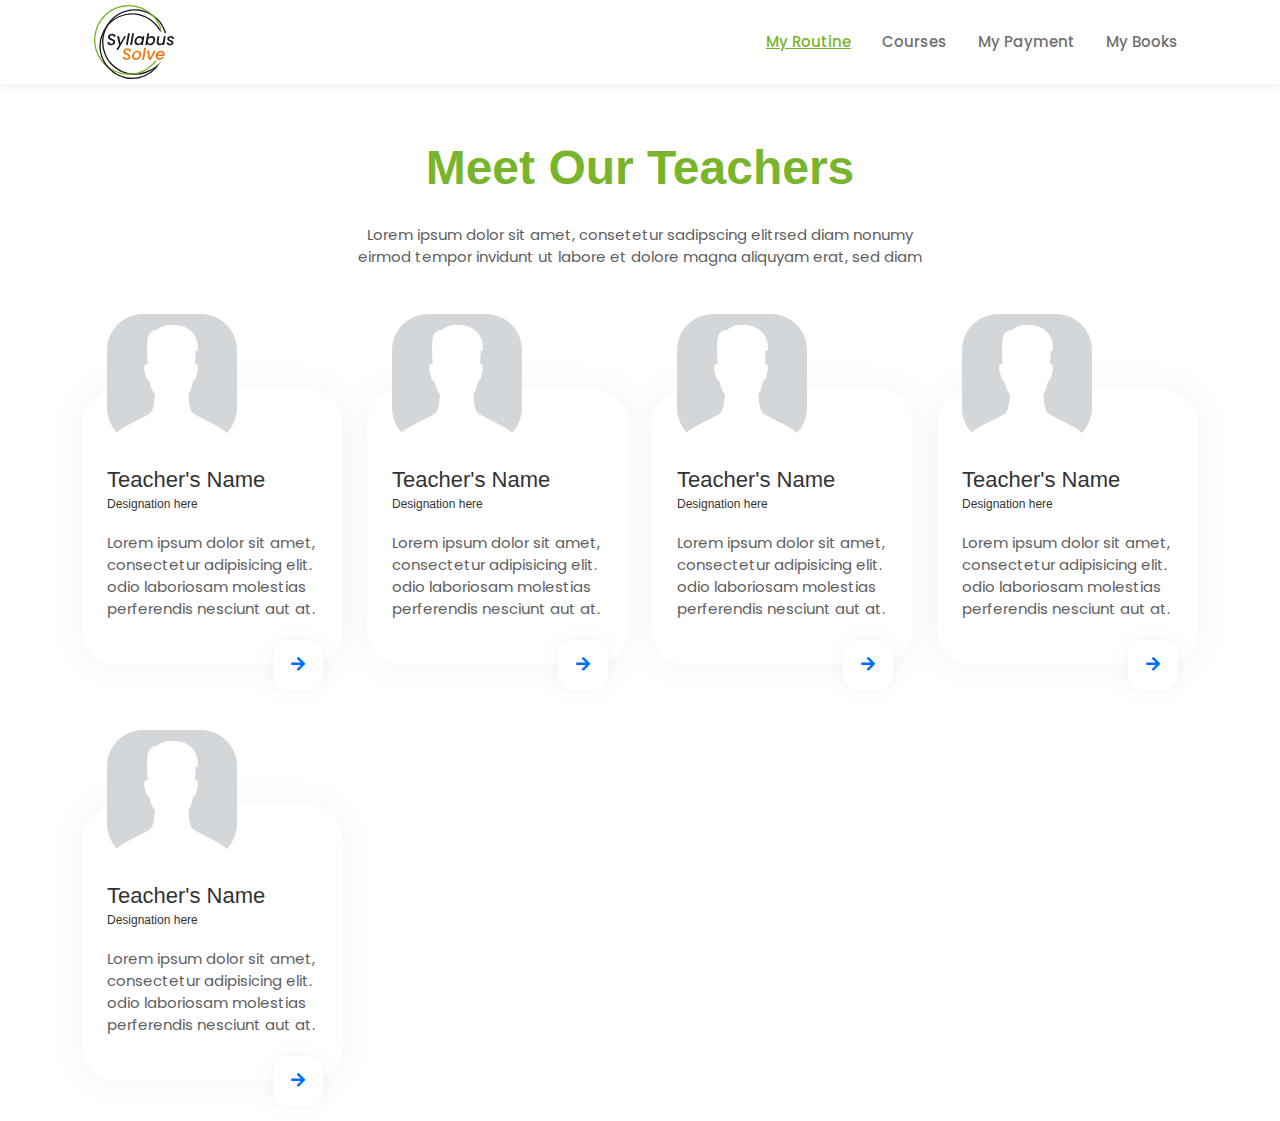
<file: teachers.html>
<!DOCTYPE html>
<html lang="en">

<head>
    <meta charset="UTF-8">
    <meta name="viewport" content="width=device-width, initial-scale=1.0">
    <title>Syllabus Solve</title>
    <!-- Google Fonts: "Poppins" -->
    <link rel="preconnect" href="https://fonts.gstatic.com">
    <link
        href="https://fonts.googleapis.com/css2?family=Poppins:ital,wght@0,100;0,200;0,300;0,400;0,500;0,600;0,700;0,800;0,900;1,100;1,200;1,300;1,400;1,500;1,600;1,700;1,800;1,900&display=swap"
        rel="stylesheet">
    <!-- Bootstrap v5.0.0-beta1 CSS -->
    <link rel="stylesheet" href="css/bootstrap.min.css">
    <!-- UIkit 3.6.9 CSS -->
    <link rel="stylesheet" href="css/uikit.min.css">
    <!-- Font Awesome Free 5.15.1 CSS -->
    <link rel="stylesheet" href="css/fontawesome.min.css">
    <!-- Owl Carousel v2.3.4 CSS -->
    <link rel="stylesheet" href="css/owl.carousel.min.css">
    <link rel="stylesheet" href="css/owl.theme.default.min.css">
    <!-- Theme CSS -->
    <link rel="stylesheet" href="css/style.css">
    <link rel="stylesheet" href="css/responseve.css">
</head>

<body>
    <header>
        <div class="main-header">
            <div class="container">
                <nav class="navbar navbar-expand-lg">
                    <div class="container-fluid">
                        <a class="navbar-brand" href="index.html"><img src="images/site-logo.svg" alt=""></a>
                        <button class="navbar-toggler" type="button" data-bs-toggle="collapse"
                            data-bs-target="#navbarNav" aria-controls="navbarNav" aria-expanded="false"
                            aria-label="Toggle navigation"><i class="fas fa-bars"></i></button>
                        <div class="collapse navbar-collapse" id="navbarNav">
                            <ul class="navbar-nav ms-auto">
                                <li class="nav-item">
                                    <a class="nav-link active" href="#">my routine</a>
                                </li>
                                <li class="nav-item">
                                    <a class="nav-link" href="#">courses</a>
                                </li>
                                <li class="nav-item">
                                    <a class="nav-link" href="#">my payment</a>
                                </li>
                                <li class="nav-item">
                                    <a class="nav-link" href="#">my books</a>
                                </li>
                            </ul>
                        </div>
                    </div>
                </nav>
            </div>
        </div>

    </header>

    <!-- teacher section start from here -->
    <section class="teacher-sec pt-5">
        <div class="container">
            <div class="sec-title text-center">
                <h2 style="color: #78B52D; text-align: center;">Meet Our Teachers</h2>
                <p>Lorem ipsum dolor sit amet, consetetur sadipscing elitrsed diam nonumy<br> eirmod tempor
                    invidunt ut labore et dolore magna aliquyam erat, sed diam</p>
            </div>
            <div class="row">
                <div class="col-md-3">
                    <div class="teacher-card">
                        <img src="images/user.png" alt="">
                        <div class="teacher-desk">
                            <h3>Teacher's Name</h3>
                            <h4>Designation here</h4>
                            <p>Lorem ipsum dolor sit amet, consectetur adipisicing elit. odio laboriosam molestias
                                perferendis nesciunt aut at.</p>
                            <a href="#"><i class="fas fa-arrow-right"></i></a>
                        </div>
                    </div>
                </div>
                <div class="col-md-3">
                    <div class="teacher-card">
                        <img src="images/user.png" alt="">
                        <div class="teacher-desk">
                            <h3>Teacher's Name</h3>
                            <h4>Designation here</h4>
                            <p>Lorem ipsum dolor sit amet, consectetur adipisicing elit. odio laboriosam molestias
                                perferendis nesciunt aut at.</p>
                            <a href="#"><i class="fas fa-arrow-right"></i></a>
                        </div>
                    </div>
                </div>
                <div class="col-md-3">
                    <div class="teacher-card">
                        <img src="images/user.png" alt="">
                        <div class="teacher-desk">
                            <h3>Teacher's Name</h3>
                            <h4>Designation here</h4>
                            <p>Lorem ipsum dolor sit amet, consectetur adipisicing elit. odio laboriosam molestias
                                perferendis nesciunt aut at.</p>
                            <a href="#"><i class="fas fa-arrow-right"></i></a>
                        </div>
                    </div>
                </div>
                <div class="col-md-3">
                    <div class="teacher-card">
                        <img src="images/user.png" alt="">
                        <div class="teacher-desk">
                            <h3>Teacher's Name</h3>
                            <h4>Designation here</h4>
                            <p>Lorem ipsum dolor sit amet, consectetur adipisicing elit. odio laboriosam molestias
                                perferendis nesciunt aut at.</p>
                            <a href="#"><i class="fas fa-arrow-right"></i></a>
                        </div>
                    </div>
                </div>
                <div class="col-md-3">
                    <div class="teacher-card">
                        <img src="images/user.png" alt="">
                        <div class="teacher-desk">
                            <h3>Teacher's Name</h3>
                            <h4>Designation here</h4>
                            <p>Lorem ipsum dolor sit amet, consectetur adipisicing elit. odio laboriosam molestias
                                perferendis nesciunt aut at.</p>
                            <a href="#"><i class="fas fa-arrow-right"></i></a>
                        </div>
                    </div>
                </div>
            </div>
        </div>
    </section>
    <!-- teacher section end here -->







    <!-- include script files -->
    <script src="js/jquery-3.5.1.min.js"></script>
    <script src="js/bootstrap.min.js"></script>
    <script src="js/uikit.min.js"></script>
    <script src="js/owl.carousel.min.js"></script>
    <script src="js/app.js"></script>
</body>

</html>
</file>
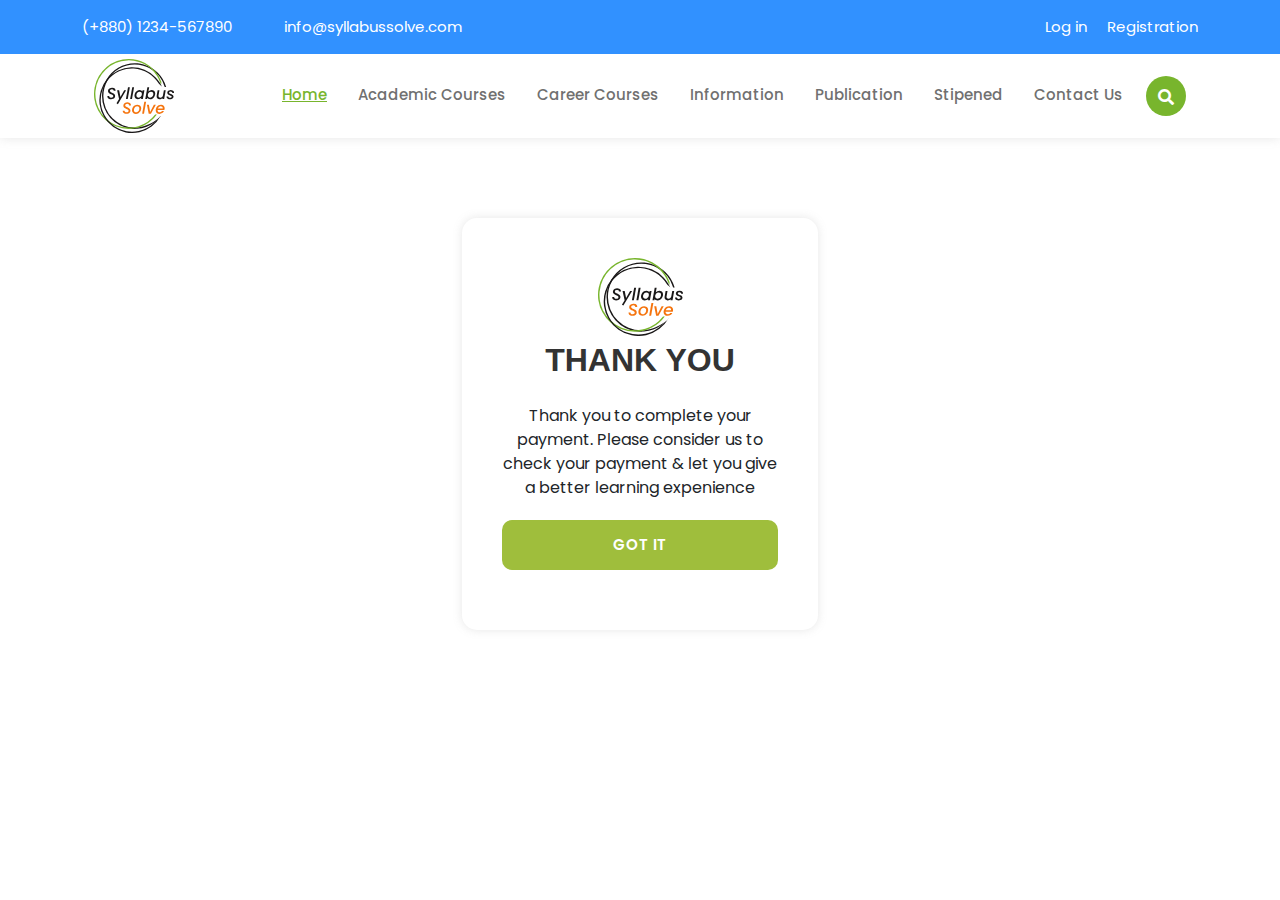
<file: thanks.html>
<!DOCTYPE html>
<html lang="en">

<head>
    <meta charset="UTF-8">
    <meta name="viewport" content="width=device-width, initial-scale=1.0">
    <title>Syllabus Solve</title>
    <!-- Google Fonts: "Poppins" -->
    <link rel="preconnect" href="https://fonts.gstatic.com">
    <link
        href="https://fonts.googleapis.com/css2?family=Poppins:ital,wght@0,100;0,200;0,300;0,400;0,500;0,600;0,700;0,800;0,900;1,100;1,200;1,300;1,400;1,500;1,600;1,700;1,800;1,900&display=swap"
        rel="stylesheet">
    <!-- Bootstrap v5.0.0-beta1 CSS -->
    <link rel="stylesheet" href="css/bootstrap.min.css">
    <!-- UIkit 3.6.9 CSS -->
    <link rel="stylesheet" href="css/uikit.min.css">
    <!-- Font Awesome Free 5.15.1 CSS -->
    <link rel="stylesheet" href="css/fontawesome.min.css">
    <!-- Owl Carousel v2.3.4 CSS -->
    <link rel="stylesheet" href="css/owl.carousel.min.css">
    <link rel="stylesheet" href="css/owl.theme.default.min.css">
    <!-- Theme CSS -->
    <link rel="stylesheet" href="css/style.css">
    <link rel="stylesheet" href="css/responseve.css">
</head>

<body>
    <header>
        <div class="top-header">
            <div class="container">
                <div class="row">
                    <div class="col-md-6">
                        <div class="contact-top">
                            <ul>
                                <li><a href="tel:(+880) 1234-567890">(+880) 1234-567890</a></li>
                                <li class="ms-md-5 ms-3"><a
                                        href="mailto:info@syllabussolve.com">info@syllabussolve.com</a></li>
                            </ul>
                        </div>
                    </div>
                    <div class="col-md-6">
                        <div class="account-nav">
                            <ul>
                                <li><a href="sign-in.html">Log in</a></li>
                                <li class="ms-3"><a href="sign-up.html">Registration</a></li>
                            </ul>
                        </div>
                    </div>
                </div>
            </div>
        </div>
        <div class="main-header">
            <div class="container">
                <nav class="navbar navbar-expand-lg">
                    <div class="container-fluid">
                        <a class="navbar-brand" href="index.html"><img src="images/site-logo.svg" alt=""></a>
                        <button class="navbar-toggler" type="button" data-bs-toggle="collapse"
                            data-bs-target="#navbarNav" aria-controls="navbarNav" aria-expanded="false"
                            aria-label="Toggle navigation"><i class="fas fa-bars"></i></button>
                        <div class="collapse navbar-collapse" id="navbarNav">
                            <ul class="navbar-nav ms-auto">
                                <li class="nav-item">
                                    <a class="nav-link active" aria-current="page" href="#">Home</a>
                                </li>
                                <li class="nav-item">
                                    <a class="nav-link" href="#">academic courses</a>
                                </li>
                                <li class="nav-item">
                                    <a class="nav-link" href="#">career courses</a>
                                </li>
                                <li class="nav-item">
                                    <a class="nav-link" href="#">information</a>
                                </li>
                                <li class="nav-item">
                                    <a class="nav-link" href="#">publication</a>
                                </li>
                                <li class="nav-item">
                                    <a class="nav-link" href="#">stipened</a>
                                </li>
                                <li class="nav-item">
                                    <a class="nav-link" href="#">contact us</a>
                                </li>
                                <li class="nav-item">
                                    <button class="nav-link search-icon"><i class="fas fa-search"></i></button>
                                    <div uk-dropdown="mode: click">
                                        <form action="#" class="search-form">
                                            <input type="search" placeholder="Search here..." required>
                                            <button type="submit" role="button"><i class="fa fa-search"></i></button>
                                        </form>
                                    </div>
                                </li>
                            </ul>
                        </div>
                    </div>
                </nav>
            </div>
        </div>

    </header>



    <!-- account log -->
    <section class="account-log">
        <div class="container">
            <div class="row">
                <div class="col-md-4 offset-md-4">
                    <div class="form-account">
                        <div class="form-header text-center">
                            <img src="images/site-logo.svg" alt="">
                            <h1>Thank you</h1>
                        </div>
                        <div class="form-body">
                            <p class="text-center">Thank you to complete your payment. Please consider us
                                to check your payment & let you give
                                a better learning expenience</p>
                        </div>
                        <div class="form-footer">
                            <p class="text-center"><button class="btn-submit" type="button">Got It</button></p>
                        </div>
                    </div>
                </div>
            </div>
        </div>

    </section>
    <!-- account log -->







    <!-- include script files -->
    <script src="js/jquery-3.5.1.min.js"></script>
    <script src="js/bootstrap.min.js"></script>
    <script src="js/uikit.min.js"></script>
    <script src="js/owl.carousel.min.js"></script>
    <script src="js/app.js"></script>
</body>

</html>
</file>
<file: css/style.css>
* {
    outline: 0;
    padding: 0;
    margin: 0;
    font-family: 'Poppins', sans-serif;
}


a {
    color: #006FFF;
}

a:hover {
    text-decoration: none;
}

button,
button:hover {
    outline: none !important;
    transition: linear .2s;
}

/* ***************************** */
header {}

.top-header {
    background-color: #3191FF;
    padding: 15px 0;
    position: relative;
}

.contact-top {}

.contact-top ul {
    list-style: none;
    margin: 0;
    padding: 0;
}

.contact-top ul li {
    display: inline-block;
}

.contact-top ul li a {
    font-size: 15px;
    color: #fff;
    line-height: 20px;
    text-decoration: none;
}

.account-nav {}

.account-nav ul {
    margin: 0;
    padding: 0;
    list-style: none;
    text-align: right;
}

.account-nav ul li {
    display: inline-block;
}

.account-nav ul li a {
    font-size: 15px;
    line-height: 20px;
    color: #fff;
    text-decoration: none;
}

.main-header {
    background-color: #fff;
    box-shadow: 0 0 10px #8B8B8B38;
}

.navbar-expand-lg {
    padding: 0;
}

.navbar-brand {
    max-width: 80px;
    width: auto;
}

.nav-link {
    color: #707070;
    text-decoration: none;
    font-weight: 500;
    transition: linear .2s;
    text-transform: capitalize;
    margin-left: 15px;
    font-size: 15px;
}

.nav-link:hover {
    color: #78B52D;
    transition: linear .2s;
}

.nav-link.active {
    color: #78B52D;
    text-decoration: underline;
}

.navbar-toggler {}

.navbar-toggler i {}

.search-icon {
    background-color: #78B52D;
    border: 2px solid transparent;
    border-radius: 20px;
    color: #fff;
    height: 40px;
    width: 40px;
    font-size: 16px;
}

.search-icon:hover {
    border-color: #78B52D;
    background-color: #fff;
}

.search-form {
    padding: 5px;
    border-radius: 6px;
    border: 1px solid #fff;
}

.search-form form {
    position: relative;
}

.search-form input {
    font-size: 15px;
    border: none;
    padding: 10px 15px;
    width: 100%;
    padding-right: 50px;

}

.search-form button {
    border: none;
    background-color: #78B52D;
    border-radius: 6px;
    color: #fff;
    width: 43px;
    font-size: 16px;
    position: absolute;
    right: 0;
    top: 0;
    bottom: 0;
}

.search-form button i {}


/* ********************************************* */
/* Sign in & sign up page css */
/* ********************************************* */
.account-log {
    margin-top: 80px;
    margin-bottom: 150px;

}

.form-account {
    background-color: #fff;
    border-radius: 15px;
    box-shadow: 0 0 10px #8B8B8B38;
    padding: 40px 40px;
}

.form-header {}

.form-header img {
    width: 85px;

}

.form-header h1 {
    font-size: 32px;
    line-height: 48px;
    font-weight: 600;
    color: #333;
    text-transform: uppercase;
    margin-top: 0;
}

.form-log {}

.form-body {}

.form-body form {}

.form-body form p {
    margin-bottom: 25px;
    margin-top: 0;
}

.form-body form p label {
    color: #333;
    margin-bottom: 10px;
    margin-left: 15px;
}

.form-body form p input,
.form-body form p select {
    width: 100%;
    display: block;
    border: none;
    border-radius: 10px;
    padding: 15px 20px;
    box-shadow: 0 0 5px 2px #3e3e3e14;

}

.form-body form p input:focus {
    box-shadow: inset 0 0 5px 2px #3e3e3e14;
}

.form-body form p select:focus {
    box-shadow: inset 0 0 5px 2px #3e3e3e14;
}

.form-body form p a {
    margin-left: 15px;
}


.btn-submit {
    background-color: #9FBE3C;
    color: #fff;
    font-size: 15px;
    font-weight: 600;
    line-height: 20px;
    padding: 15px 20px;
    border-radius: 10px;
    text-transform: uppercase;
    border: none;
    width: 100%;
    transition: linear .2s;
}

.btn-submit:hover {
    transition: linear .2s;
    background-color: #78B52D;
}

.form-footer {}

.form-footer p {
    color: #a5a5a5;
}

.form-footer p a {}





/* ********************************************* */
/* ********************************************* */



.short-routine {
    padding: 8px;
    background-color: #FF8D29;
    border-radius: 300px;
    display: table;
    width: 100%;

    margin-top: 30px;
}

.routine-overview {
    display: table-cell;
    width: 400px;
    vertical-align: middle;
}

.routine-overview img {
    width: 105px;
    margin-right: 15px;
    float: left;
}

.routine-overview ul {
    margin: 0;
    padding: 0;
    list-style: none;
    float: left;
}

.routine-overview ul li {}

.routine-overview ul li h2 {
    margin: 0;
    font-size: 18px;
    font-weight: 700;
    color: #fff;
    text-transform: capitalize;
    line-height: 30px;
}

.routine-overview ul li p {
    margin: 0;
    font-size: 16px;
    line-height: 25px;
    color: #000;
}

.routine-schedule {
    background-color: #fff;
    border-radius: 150px;
    padding: 5px;
    padding-left: 50px;
}

.routine-schedule ul {
    padding: 0;
    margin: 0;
    list-style: none;
}

.routine-schedule ul li {
    font-size: 15px;
    line-height: 25px;
    color: #a5a5a5;
}

.routine-schedule ul li i {
    color: #9FBE3B;
    margin-right: 10px;
}

.routine-schedule ul li span {
    color: #FF8D29;
    margin-right: 5px;
}

/* **************************************** */
/* **************************************** */
.routine-tab {
    margin-top: 30px;
}

.routine-tab-nav {
    background: #F3F3F3;
    text-align: center;
    list-style: none;
    margin: 0;
    padding: 0;
    margin-bottom: 30px;
}

.routine-tab-nav li {
    display: inline-flex;
    margin: 10px 15px;
}

.routine-tab-nav li a {
    background-color: #FFF;
    color: #7B7B7B;
    text-decoration: none;
    padding: 5px 36px;
    border-radius: 40px;
}

.routine-tab-nav li a i {
    color: #9FBE3B;
}

.routine-tab-nav li.uk-active a {
    background-color: #9FBE3B;
    color: #fff;
}

.routine-tab-nav li.uk-active a i {
    color: #fff;
}

.citem-box {
    border-radius: 15px;
    background-color: #fff;
    box-shadow: 0 0 10px #8B8B8B38;
    margin-bottom: 30px;
    padding: 22px 25px;
    padding-bottom: 20px;
}

.citem-header {}

.citem-header h3 {
    font-size: 28px;
    line-height: 40px;
    color: #9FBE3B;
    margin-bottom: 0;
    font-weight: 600;
    text-transform: capitalize;

}

.citem-header p {
    font-size: 14px;
    line-height: 18px;
    color: #7B7B7B;
    margin-top: 3px;

}

.citem-body {
    padding-bottom: 5px;
}

.citem-body p {
    font-size: 15px;
    line-height: 24px;
    color: #9F9F9F;
    display: -webkit-box;
    -webkit-box-orient: vertical;
    overflow: hidden;
    text-overflow: ellipsis;
    white-space: normal;
    -webkit-line-clamp: 3;

}

.citem-footer {}

.citem-footer ul {
    padding: 0;
    list-style: none;
    display: flex;
}

.citem-footer ul li {
    display: inline-flex;
    width: 50%;
    padding-right: 5px;
    padding-top: 5px;
    padding-bottom: 5px;
}

.citem-footer ul li:last-child {
    padding-right: 0;
    padding-left: 5px;
}

.citem-footer ul li a {
    display: block;
    width: 100%;
    text-align: center;
    color: #fff;
    background-color: #FF8D29;
    padding: 10px;
    border-radius: 30px;
    text-decoration: none;
}

.citem-footer ul li a i {
    margin-right: 8px;
}

/* *********************************************** */
/* *********************************************** */
.price-sec {}

.price-table {
    border: 1px solid #FF8D29;
    border-radius: 25px;
    text-align: center;
    overflow: hidden;
    margin: 30px 0;
    transition: linear .3s;
}

.price-table:hover {
    box-shadow: 0 0 30px #8b8b8b8b;
    transition: linear .3s;
}

.p-table-header {
    background-color: #FF8D29;
    padding: 25px 10px;
    transition: linear .3s;
}

.p-table-header h3 {
    color: #fff;
    font-size: 16px;
    line-height: 26px;
    font-weight: 600;
    text-transform: uppercase;
    margin: 0;
    letter-spacing: 1.8px;

}

.p-table-header h2 {
    margin: 0;
    font-size: 36px;
    line-height: 1;
    color: #fff;
    font-weight: 700;
    text-transform: uppercase;
    letter-spacing: 1.5px;
}

.p-table-header h2 small {
    font-size: 16px;
    font-weight: 600;
}

.p-table-body {
    margin-top: 20px;
    margin-bottom: 20px;


}

.p-table-body ul {
    margin: 0;
    padding: 0;
    list-style: none;

}

.p-table-body ul li {

    font-size: 15px;
    line-height: 22px;
    color: #8F8F8F;
    margin-bottom: 5px;
    padding: 0px 10px;

}


.p-table-footer {
    margin-bottom: 25px;
}

.p-table-footer button {
    border: none;
    color: #8F8F8F;
    border-radius: 50px;
    background: linear-gradient(90deg, #ffffff 0%, #e5e5e5 50%, #ffffff 100%);
    padding: 8px 40px;
    transition: linear .3s;
}

.price-table:hover .p-table-footer button {
    background: #FF8D29;
    transition: linear .3s;
    color: #fff;
}

.featured-sec {
    margin-top: 35px;
    margin-bottom: 60px;

}

.featured-item {
    text-align: center;
    margin: 15px 0px;
}

.featured-item img {
    width: 150px;
    margin-bottom: 15px;
}

.featured-item h3 {
    margin: 0;
    color: #984700;
    font-size: 22px;
    font-weight: 600;
    text-transform: capitalize;
    line-height: 32px;
    margin-bottom: 10px;
}

.featured-item p {
    margin: 0;
    font-size: 15px;
    line-height: 22px;
    color: #A4A4A4;
}

.about-sec {
    background-image: url(../images/about-bg.svg);
    background-repeat: no-repeat;
    background-size: cover;
    background-position: bottom right;
    padding: 80px 0;
    margin-bottom: 80px;
}

.sec-title {}

.sec-title h2 {
    color: #FFFFFF;
    font-size: 48px;
    text-align: left;
    font-weight: 600;
    text-transform: capitalize;
    line-height: 72px;
}

.sec-title p {
    font-size: 15px;
    color: #5e5e5e;
}

.about-content {}

.about-content p {
    font-size: 15px;
    line-height: 22px;
    color: #fff;
}

.about-content p:last-child {
    margin-bottom: 0;
}

.about-img {
    border-radius: 24px 133px;
    border: 1px dotted #fff;
    padding: 5px;
}

.about-img img {
    border-radius: 20px 130px;
}

.teacher-sec {}

.teacher-slider {}

.teacher-slider .owl-carousel .owl-stage-outer {
    overflow: inherit;
}

.teacher-card {
    padding: 25px;
    box-shadow: 0 0 30px #8b8b8b1a;
    padding-top: 50px;
    position: relative;
    background-color: #fff;
    margin-top: 100px;
    border-radius: 35px;
    margin-bottom: 40px;
    transition: linear .3s;
    top: 0;
}

.teacher-card:hover {
    top: -10px;
    box-shadow: 0 0 5px #dadada59;
}

.teacher-card:hover a {
    transition: linear .2s;
    background-color: #006FFF;
    color: #fff;
}

.teacher-card img {
    width: 130px !important;
    height: 130px;
    border-radius: 36px;
    position: absolute;
    top: -75px;
}

.teacher-desk {
    padding-top: 25px;
}

.teacher-desk h3 {
    margin: 0;
    font-size: 22px;
    font-weight: 500;
    line-height: 32px;
}

.teacher-desk h4 {
    margin-top: 0;
    font-size: 12px;
    line-height: 16px;
    color: #333;
}

.teacher-desk p {
    font-size: 15px;
    color: #5e5e5e;
    font-weight: 400;
    line-height: 22px;
}

.teacher-desk a {
    position: absolute;
    right: 20px;
    width: 50px;
    height: 50px;
    background: #fff;
    display: block;
    padding: 13px;
    text-align: center;
    color: #006FFF;
    border-radius: 15px;
    box-shadow: 0 0 15px #dadada59;
    transition: linear .3s;
}

.teacher-desk a:hover {
    transition: linear .3s;
    background-color: #006FFF;
    color: #fff;
}

.teacher-desk i {}

.news-sec {
    background-image: url(../images/news-bg.svg);
    background-repeat: no-repeat;
    background-size: cover;
    background-position: bottom left;
    padding: 80px 0;
    margin: 80px 0;
    background-color: #F1F1F1;
}

.news-card {
    background-color: #fff;
    border-radius: 25px;
    box-shadow: 0 0 30px #8b8b8b1a;
    overflow: hidden;
    padding-bottom: 20px;
    text-align: right;
    margin-bottom: 50px;
}

.news-card-tn {
    background-image: url(../images/Rectangle\ 28.png);
    background-size: cover;
    background-position: center center;
    background-repeat: no-repeat;
    height: 220px;
}

.news-card h3 {
    font-size: 18px;
    font-weight: 500;
    line-height: 26px;
    margin: 15px;
    color: #333;
    text-align: left;
}

.news-card p {
    margin: 0 15px;
    color: #5d5d5d;
    font-size: 14px;
    line-height: 20px;
    padding-bottom: 20px;
    text-align: left;
}

.news-card a {
    font-size: 14px;
    margin: 15px;
}

.news-card i {
    margin-left: 5px;
}

.btn-more {
    background-color: #fff;
    padding: 10px 40px;
    text-align: center;
    text-decoration: none;
    border: 1px solid;
    border-radius: 30px;
    transition: linear .2s;
    display: inline-block;
}

.btn-more:hover {
    color: #fff;
    background-color: #006FFF;
    transition: linear .2s;
}

.gallery-sec a {}

.gallery-sec a img {
    width: 100%;
}


.opinion {}

.opinion-item {
    text-align: center;
}

.opinion-item img {
    height: 150px;
    width: 150px;
    border-radius: 80px;
    border: 3px solid #9FBE3C;
    box-shadow: 1px 2px 10px #80808045;
}

.opinion-item h3 {
    margin-top: 10px;
    font-size: 32px;
    text-transform: capitalize;
    color: #333;
    line-height: 1;
    margin-bottom: 5px;
}

.opinion-item h5 {
    margin-top: 0;
    font-size: 16px;
    color: #5d5b5b;
}

.opinion-item p {
    max-width: 500px;
    margin: auto;
    line-height: 22px;
    font-size: 15px;
    margin-bottom: 80px;
}

.carousel-control-prev-icon,
.carousel-control-next-icon {
    background-color: #FF8D29;
    padding: 10px;
    height: 40px;
    width: 40px;
    background-size: 65%;
    border-radius: 20px;
}


/* subscribe section */
.subscribe-sec {
    background-color: #3191FF;
    padding: 25px 0px;

}

.subscribe-sec label {
    font-size: 28px;
    font-weight: 600;
    line-height: 40px;
    color: #fff;
    width: 100%;
    text-align: right;
    margin-top: 7px;
}

.subscribe-form {}

.subscribe-form form {
    width: 100%;
    position: relative;
}

.subscribe-form form input {
    width: 100%;

    display: block;
    border: none;
    border-radius: 10px;
    padding: 15px 20px;
    box-shadow: 0 0 5px 2px #3e3e3e14;
}

.subscribe-form form button {
    position: absolute;
    top: 3px;
    right: 3px;
    bottom: 3px;
    background-color: #9FBE3C;
    color: #fff;
    font-size: 15px;
    font-weight: 600;
    line-height: 20px;
    padding: 15px 25px;
    border-radius: 10px;
    text-transform: uppercase;
    border: none;
}

.mob-num {
    padding-top: 16px;
}

.mob-num a {
    color: #fff;
}

.mob-num a i {
    font-size: 18x;
    margin-right: 5px;
}


.classmate-sec {}



.student-card {
    background-color: #fff;
    box-shadow: 0 0 15px #80808042;
    border-radius: 30px;
    overflow: hidden;
    margin-bottom: 25px;
}

.student-card img {
    width: 100%;
}

.student-card h3 {
    color: #FF8D29;
    font-size: 18px;
    font-weight: 600;
    line-height: 26px;
    text-align: center;
    margin-top: 15px;
    margin-bottom: 5px;
}

.student-card h4 {
    color: #9C9C9C;
    font-size: 14px;
    line-height: 26px;
    font-weight: 400;
    line-height: 16px;
    margin: 0;
    text-align: center;
    margin-bottom: 15px;
}

.drop-menu {
    background-color: #fff;
    box-shadow: 0 0 5px #0000001c;
}

.drop-menu ul {
    text-align: center;
    list-style: none;
    margin: 0;
    padding: 0;
}

.drop-menu ul li {
    border-bottom: 1px solid ghostwhite;
}

.drop-menu ul li a {
    display: block;
    padding: 5px;
    color: #707070;
    transition: linear 0.2s;
}

.drop-menu ul li a:hover {
    transition: linear 0.2s;
    background-color: #fafafa;
    color: #006FFF;
}

.nav-toogler {
    display: flex;
}

.nav-toogler button {}





/*              */


.search-bar {
    margin-top: 50px;
    margin-bottom: 40px;
}

.search-area {
    position: relative;
}

.search-box {
    max-width: 700px;
    margin: auto;
}

.search-box form {
    border: 1px solid #FF8D29;
    border-radius: 80px;
    display: flex;


    width: 100%;
}

.search-box form input {
    width: 100%;
    padding: 10px 20px;
    border-radius: 100px 0 0 100px;
    border: none;
    display: block;
    display: inline-flex;
}

.search-box form select {
    display: table-cell;
    width: 220px;
    border-top: none;
    border-bottom: none;
    border-left: 1px solid #FF8D29;
    border-right: 1px solid #FF8D29;
    padding: 0 10px;
}

.search-box form select option {}

.search-box form button {
    width: 70px;
    background: none;
    border: none;
    border-radius: 50%;
    text-align: center;
}

.search-box form button i {}

.mini-cart {
    position: absolute;
    top: 50%;
    right: 21px;
    transform: translate(0, -50%);
}

.mini-cart a {
    font-size: 26px;
    color: #FF8D29;
    position: relative;
}

.mini-cart a i {}

.mini-cart a span {
    font-size: 12px;
    padding: 1px 5px;
    background: gray;
    color: #fff;
    border-radius: 50%;
    position: absolute;
    top: -8px;
}

.prodect-sec {}

.product-item {
    position: relative;
    margin-bottom: 30px;
    transition: linear .3s;
}

.product-image {
    border-radius: 2px;
    box-shadow: 0 0 15px #8080803d;
}

.product-image img {
    width: 100%;
}

.product-title {
    text-align: center;
    margin: 12px 5px;
}

.product-title h3 {
    font-size: 18px;
    color: #333;
    margin-bottom: 5px;
}

.product-title h3 strong {
    font-weight: 500;
}

.product-title h4 {
    margin: 0;
    font-size: 12px;
}

.product-title h5 {
    margin: 5px;
}

.product-title h5 span {
    opacity: .5;
    position: relative;
}

.product-title h5 span::before {
    position: absolute;
    content: "";
    width: 100%;
    background: #333;
    padding: 1px;
    top: 50%;
}

.product-discount {
    position: absolute;
    width: 80px;
    height: 80px;
    border-radius: 40px;
    background-color: #FF0000;
    top: -25px;
    left: -25px;
    text-align: center;
    color: #fff;
    font-weight: 600;
    padding-top: 20px;
    font-size: 14px;
    line-height: 1.3;
}

.product-discount span {}

.cart-btn {
    position: absolute;
    top: 40%;
    left: 0;
    right: 0;
}

.cart-btn button {
    width: 100%;
    background: #FF8D29;
    border: navajowhite;
    color: #fff;
    padding: 8px;
    box-shadow: 0 0 15px #ffffff45;
    visibility: hidden;
    transition: linear .3s;
}

.cart-btn button:hover {
    background-color: #ff3729;
}

.product-item:hover .cart-btn button {
    visibility: visible;
    transition: linear .3s;
}








.cart-sec {
    margin-top: 80px;
    margin-bottom: 70px;

}

.cart-table {}

.cart-item {
    overflow: hidden;
    padding: 12px 15px;
    border-bottom: 1px solid #d5d5d5;
}

.cart-product-tn {
    width: 80px;
    height: 80px;
    overflow: hidden;
    float: left;
    margin-right: 20px;
}

.cart-product-tn img {}

.cart-product-title {
    float: left;
}

.cart-product-title h4 a {
    color: #333;
    text-decoration: none;
    font-weight: 500;
}

.cart-product-title h4 {
    margin: 0;
    font-size: 16px;
}

.cart-product-title h5 {
    margin: 0;
    line-height: 18px;
    font-size: 12px;
}

.cart-product-title h5 a {
    color: #929292;
}

.cart-product-price {
    float: right;
    text-align: right;
}

.cart-product-price p {
    display: inline-block;
    font-size: 16px;
    line-height: 22px;
    margin: 0px 15px;
}

.cart-product-price button {
    font-size: 15px;
    font-weight: 600;
    line-height: 26px;
    color: #ffff;
    background-color: #FF8D29;
    padding: 5px 15px;
    border-radius: 25px;
    border: none;
}

.cart-product-price button:hover {
    background-color: #ff7700;
}

.contact-sec {
    margin-bottom: 80px;
}

.contact-image {}

.contact-image img {
    border-radius: 120px 0px 160px 0px;
    border: 1px solid #707070;
    width: 100%;
}

.contact-option {
    text-align: center;
}

.contact-option h4 {
    font-size: 22px;
    font-weight: 600;
}

.contact-option img {
    width: 120px;
}

.contact-option p {
    color: #888888;
    font-size: 15px;
    line-height: 24px;
}

footer {
    padding: 15px 0;
    background: #fafafa;
}

footer ul {
    padding: 0;
    margin: 0;
    list-style: none;
    text-align: center;
}

footer ul li {
    display: inline-flex;
    margin: 0 6px;
}

footer ul li a {
    color: gray;
    padding: 5px;
    font-size: 18px;
}

footer ul li a:hover {
    color: #006FFF;
}

footer ul li a:hover .fa-youtube {
    color: #FF0000;
}

footer ul li a i {}
</file>
<file: css/responseve.css>
@media (max-width: 575.98px) {
    .top-header .col-md-6, .account-nav ul{
        text-align: center;
    }
}

@media (max-width: 767.98px) {
    .sec-title p br {
        display: none;
    }
    .about-sec{
        background-position: center left;
    }
}

@media (max-width: 991.98px) {
    .contact-top ul li:last-child {
        margin-left: 15px !important;
    }

    .contact-top ul li a {
        font-size: 14px;
    }
}

@media (max-width: 1199.98px) {
    .nav-link {
        margin-left: 4px;
    }
}

@media (max-width: 1399.98px) {}
</file>
